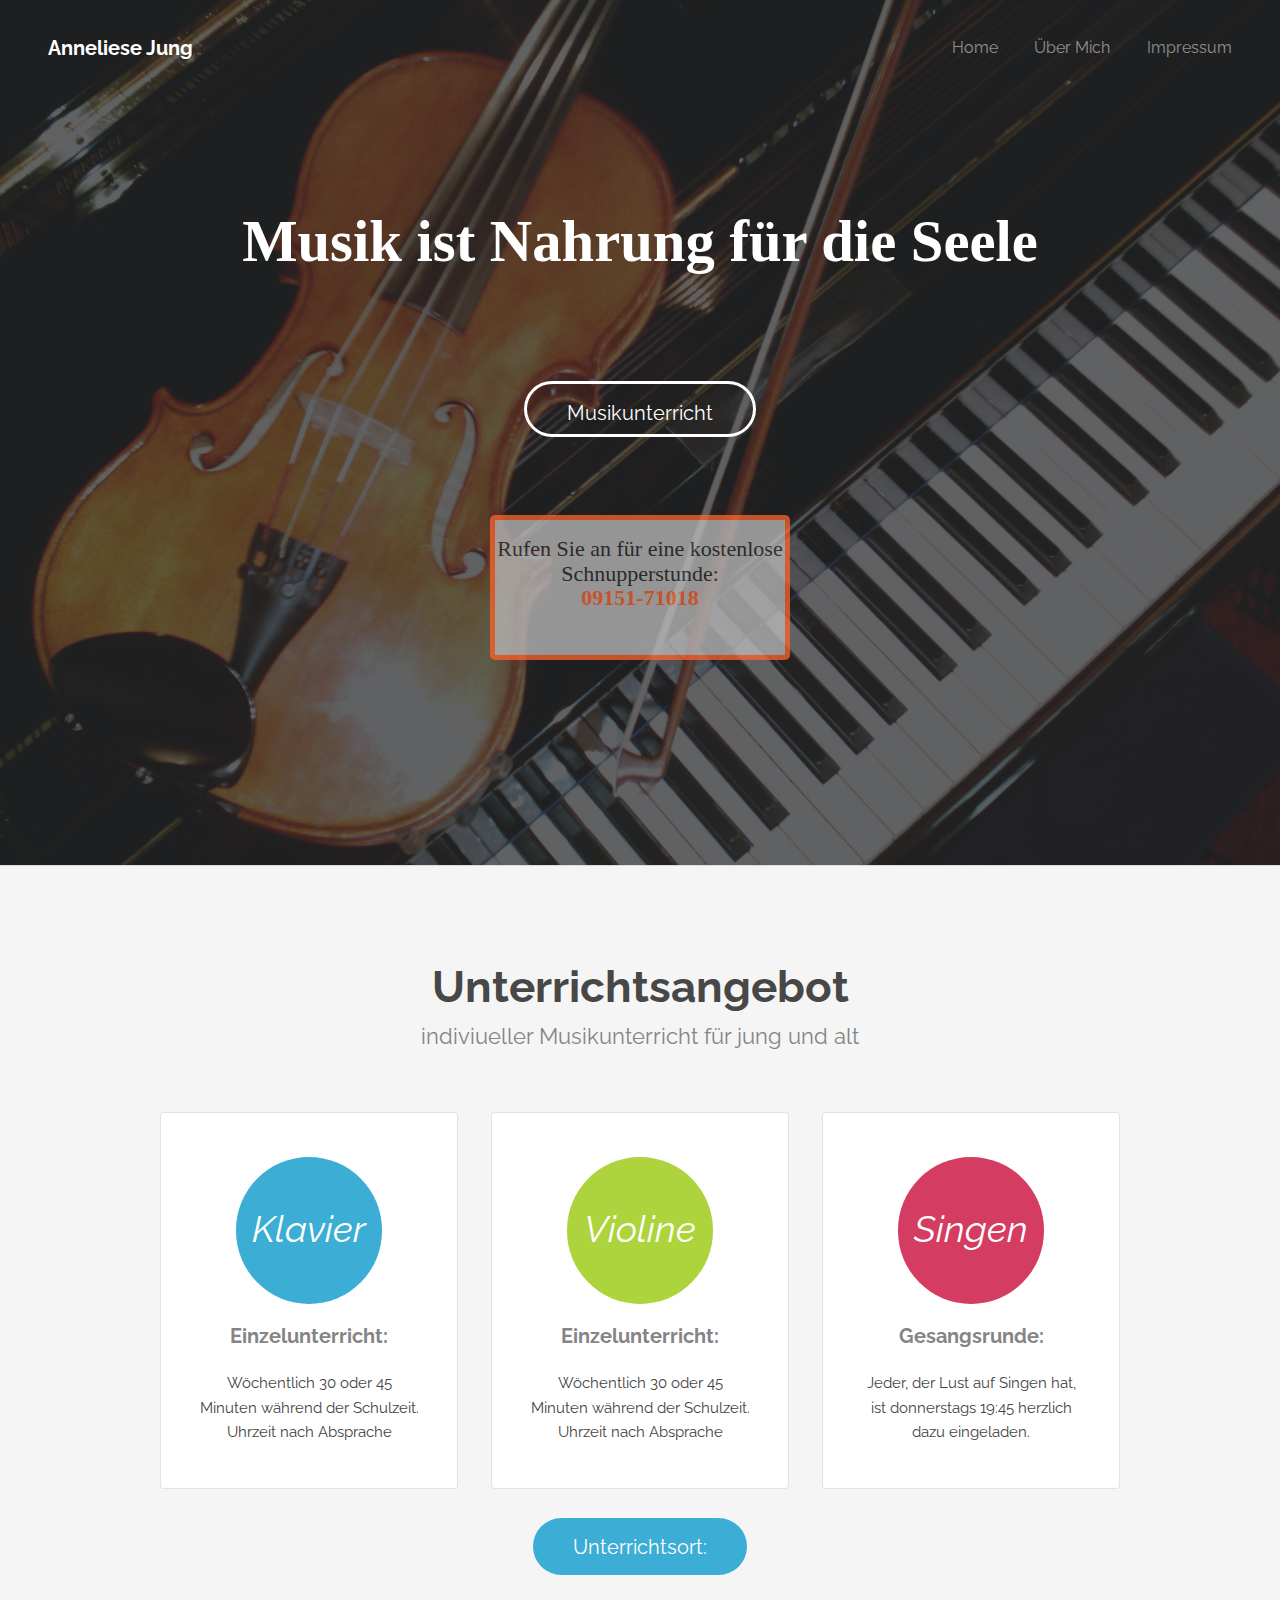
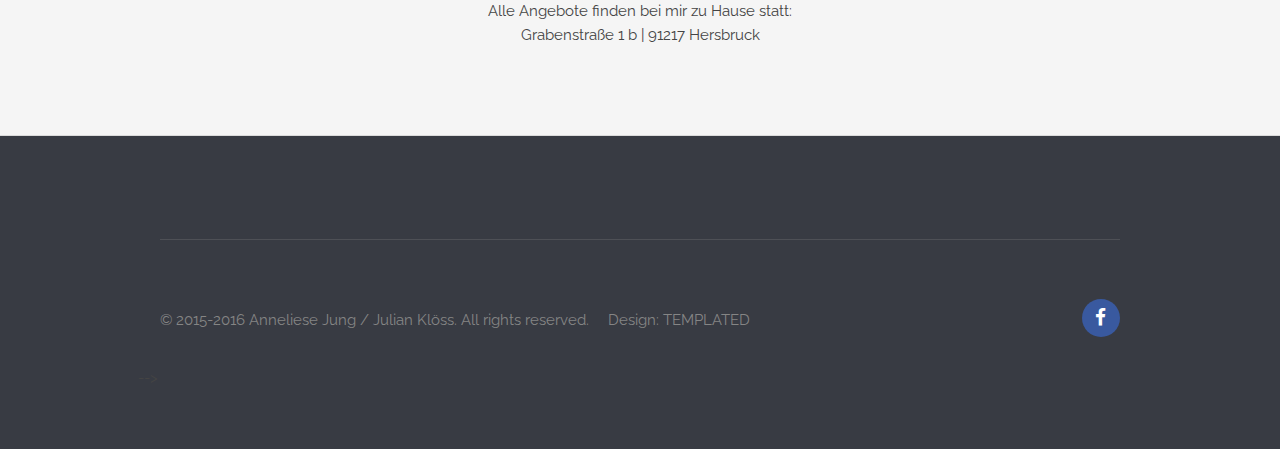
<file: index.html>
<!DOCTYPE html>
<!--
	Transit by TEMPLATED
	templated.co @templatedco
	Released for free under the Creative Commons Attribution 3.0 license (templated.co/license)
-->
<html lang="de">
	<head>
        <!-- made by www.meta-tags.de -->
        <meta name="description" content="Individueller Musikunterricht für Jung und Alt in Hersbruck! Egal ob Klavier, Geige oder Gesang. Musizieren spielen(d) lernen!" />
        <meta name="keywords" content="Musikunterricht, Musikunterricht in Hersbruck, Musikunterricht Hersbruck, Klavierunterricht Hersbruck, Geigenunterricht Hersbruck, Violinenunterricht Hersbruck, Gesang Hersbruck, Musiklehrerin Nürnberger Land, Musikschule Hersbruck, Anneliese Jung" />
        <meta name="author" content="Anneliese Jung">
        <meta name="robots" content="index, follow" />
        <meta name="revisit-after" content="7 days" />
        <title>Individueller Musikunterricht für Jung und Alt in Hersbruck! - Anneliese Jung</title>
        <!-- Musikunterricht in Hersbruck, Geigenunterricht in Hersbruck, Klavierunterricht Hersbruck -->
		<meta charset="UTF-8">
		<meta http-equiv="content-type" content="text/html; charset=utf-8" />
		<meta name="description" content="" />
		<meta name="keywords" content="" />
		<!--[if lte IE 8]><script src="js/html5shiv.js"></script><![endif]-->
		<script src="js/jquery.min.js"></script>
		<script src="js/skel.min.js"></script>
		<script src="js/skel-layers.min.js"></script>
		<script src="js/init.js"></script>
		<noscript>
			<link rel="stylesheet" href="css/skel.css" />
			<link rel="stylesheet" href="css/style.css" />
			<link rel="stylesheet" href="css/style-xlarge.css" />
            <link rel="stylesheet" href="css/ribbon.css" />
		</noscript>
	</head>
    <body class="landing">

		<!-- Header -->
			<header id="header">
				<h1><a href="index.html">Anneliese Jung</a></h1>
				<nav id="nav">
					<ul>
						<li><a href="index.html">Home</a></li>
						<li><a href="about.html">&Uuml;ber Mich</a></li>
						<li><a href="impressum.html">Impressum</a></li>
						<!--<li><a href="#" class="button special">Sign Up</a></li>-->
					</ul>
				</nav>
			</header>

		<!-- Banner -->
			<section id="banner">
				<h2>Musik ist Nahrung für die Seele</h2>
				<!--<p>Lorem ipsum dolor sit amet, consectetur adipisicing elit.</p>-->
                <br><br><br>
				<ul class="actions">
					<li>
						<a href="#Unterricht" class="button big rand">Musikunterricht</a>
					</li>
				</ul><br><br>
                    <div class="offer">
                        Rufen Sie an für eine kostenlose Schnupperstunde:<br>
                        <span class="offer-text">09151-71018</span>
                    </div>
			</section>

		<!-- One -->
        <a name="Unterricht"></a>
			<section id="one" class="wrapper style1 special">
                <div class="container">
					<header class="major">
						<h2>Unterrichtsangebot</h2>
						<p>indiviueller Musikunterricht für jung und alt</p>
					</header>
					<div class="row 150%">
						<div class="4u 12u$(medium)">
							<section class="box">
								<i class="icon big rounded color1">Klavier</i>
								<h3>Einzelunterricht:</h3>
								<p>Wöchentlich 30 oder 45 Minuten während der Schulzeit.<br>
                                Uhrzeit nach Absprache</p>
							</section>
						</div>
						<div class="4u 12u$(medium)">
							<section class="box">
								<i class="icon big rounded color9">Violine</i>
								<h3>Einzelunterricht:</h3>
								<p>Wöchentlich 30 oder 45 Minuten während der Schulzeit.<br>
                                Uhrzeit nach Absprache</p>
							</section>
						</div>
						<div class="4u$ 12u$(medium)">
							<section class="box">
								<i class="icon big rounded color6">Singen</i>
								<h3>Gesangsrunde:</h3>
								<p>Jeder, der Lust auf Singen hat, ist donnerstags 19:45 herzlich dazu eingeladen.</p>
							</section>
						</div>
					</div>
                    <a class="button big">Unterrichtsort:</a><br><br>
                    <p>Alle Angebote finden bei mir zu Hause statt:<br>
                    Grabenstraße 1 b | 91217 Hersbruck</p>
                    
				</div>
			</section>
      
			<!--<section id="three" class="wrapper style3 special">
				<div class="container">
					<header class="major">
						<h2>Rufen sie mich an:&#160;&#160;&#160;09151-71018</h2><br>
                        <h2>...oder schreiben sie mir:</h2>
					</header>
				</div>
				<div class="container 50%">
					<form action="mail.php" method="post">
						<div class="row uniform">
							<div class="6u 12u$(small)">
								<input name="name" id="name" value="" placeholder="Name" type="text">
							</div>
							<div class="6u$ 12u$(small)">
								<input name="email" id="email" value="" placeholder="Email" type="email">
							</div>
							<div class="12u$">
								<textarea name="message" id="message" placeholder="Nachricht" rows="6"></textarea>
							</div>
							<div class="12u$">
								<ul class="actions">
									<li><input value="Send Message" class="special big" type="submit"></li>
								</ul>
							</div>
						</div>
					</form>
				</div>
			</section>-->

		<!-- Footer -->
			<footer id="footer">
				<div class="container">
					<section class="links">
						<div class="row">
							<!--<section class="3u 6u(medium) 12u$(small)">
								<h3>Lorem ipsum dolor</h3>
								<ul class="unstyled">
									<li><a href="#">Lorem ipsum dolor sit</a></li>
									<li><a href="#">Nesciunt itaque, alias possimus</a></li>
									<li><a href="#">Optio rerum beatae autem</a></li>
									<li><a href="#">Nostrum nemo dolorum facilis</a></li>
									<li><a href="#">Quo fugit dolor totam</a></li>
								</ul>
							</section>
							<section class="3u 6u$(medium) 12u$(small)">
								<h3>Culpa quia, nesciunt</h3>
								<ul class="unstyled">
									<li><a href="#">Lorem ipsum dolor sit</a></li>
									<li><a href="#">Reiciendis dicta laboriosam enim</a></li>
									<li><a href="#">Corporis, non aut rerum</a></li>
									<li><a href="#">Laboriosam nulla voluptas, harum</a></li>
									<li><a href="#">Facere eligendi, inventore dolor</a></li>
								</ul>
							</section>
							<section class="3u 6u(medium) 12u$(small)">
								<h3>Neque, dolore, facere</h3>
								<ul class="unstyled">
									<li><a href="#">Lorem ipsum dolor sit</a></li>
									<li><a href="#">Distinctio, inventore quidem nesciunt</a></li>
									<li><a href="#">Explicabo inventore itaque autem</a></li>
									<li><a href="#">Aperiam harum, sint quibusdam</a></li>
									<li><a href="#">Labore excepturi assumenda</a></li>
								</ul>
							</section>
							<section class="3u$ 6u$(medium) 12u$(small)">
								<h3>Illum, tempori, saepe</h3>
								<ul class="unstyled">
									<li><a href="#">Lorem ipsum dolor sit</a></li>
									<li><a href="#">Recusandae, culpa necessita nam</a></li>
									<li><a href="#">Cupiditate, debitis adipisci blandi</a></li>
									<li><a href="#">Tempore nam, enim quia</a></li>
									<li><a href="#">Explicabo molestiae dolor labore</a></li>
								</ul>
							</section>-->
						</div>
					</section>
					<div class="row">
						<div class="8u 12u$(medium)">
							<ul class="copyright">
								<li>&copy; 2015-2016 Anneliese Jung / Julian Kl&ouml;ss. All rights reserved.</li>
								<li>Design: <a href="http://templated.co">TEMPLATED</a></li>
								<!--<li>Images: <a href="http://unsplash.com">Unsplash</a></li>-->
							</ul>
						</div>
						<div class="4u$ 12u$(medium)">
							<ul class="icons">
								<li>
									<a target="_blank" href="https://www.facebook.com/anneliese.jung.37" class="icon rounded fa-facebook"><span class="label">Facebook</span></a>
								</li>
								<!--<li>
									<a class="icon rounded fa-twitter"><span class="label">Twitter</span></a>
								</li>
								<li>
									<a class="icon rounded fa-google-plus"><span class="label">Google+</span></a>
								</li>
								<li>
									<a class="icon rounded fa-linkedin"><span class="label">LinkedIn</span></a>
								</li>-->
							</ul>
						</div>-->
					</div>
				</div>
			</footer>
      <!--Start of Tawk.to Script-->
      <script type="text/javascript">
        var Tawk_API=Tawk_API||{}, Tawk_LoadStart=new Date();
        (function(){
          var s1=document.createElement("script"),s0=document.getElementsByTagName("script")[0];
          s1.async=true;
          s1.src='https://embed.tawk.to/596d0bc61dc79b329518ec82/default';
          s1.charset='UTF-8';
          s1.setAttribute('crossorigin','*');
          s0.parentNode.insertBefore(s1,s0);
        })();
      </script>
      <!--End of Tawk.to Script-->
	</body>
</html>
</file>
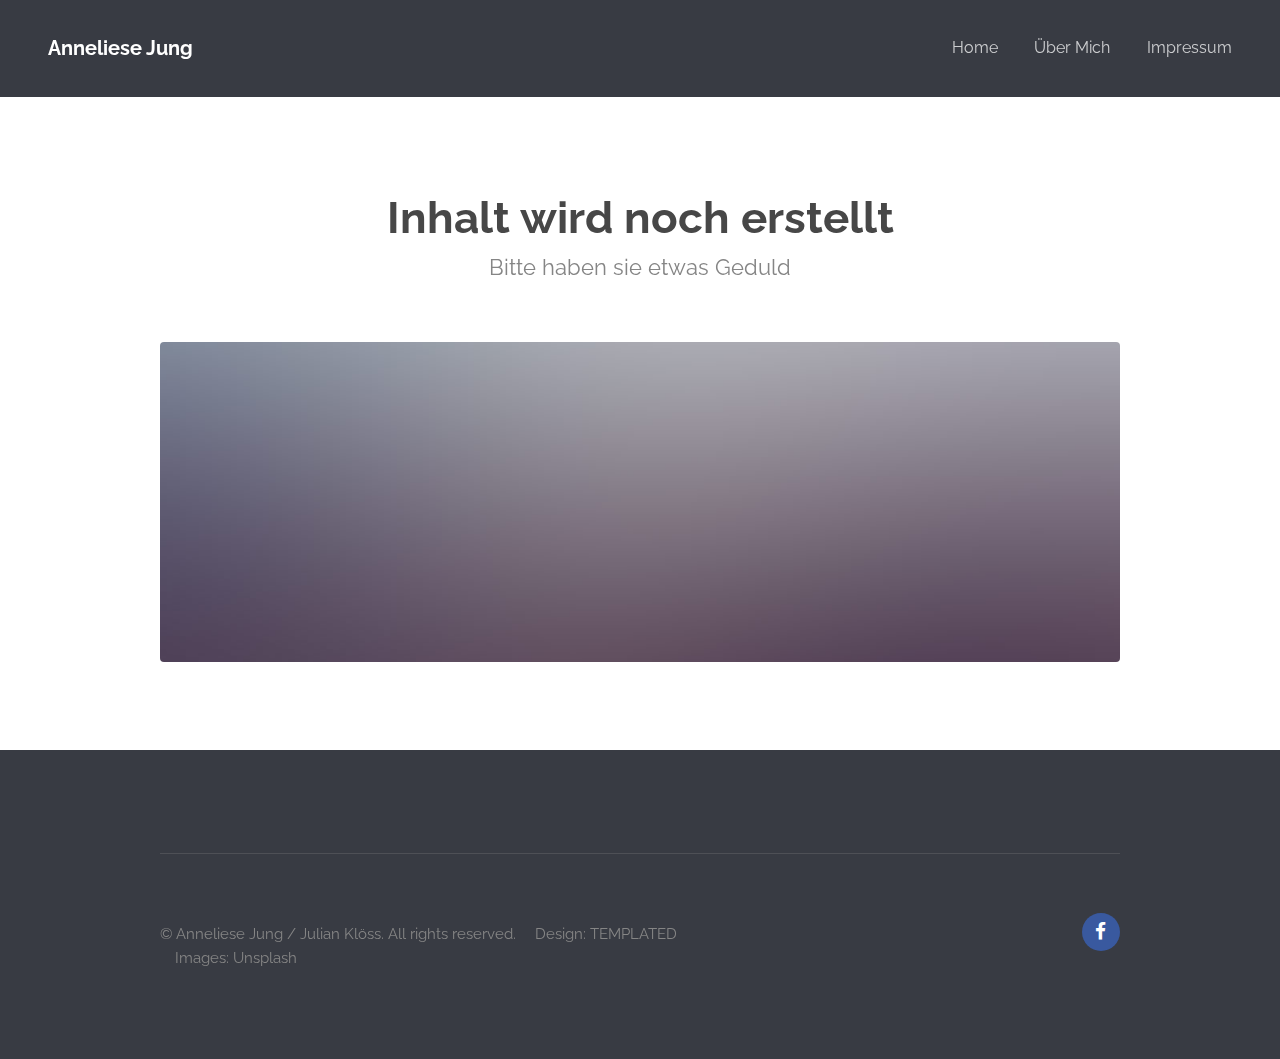
<file: about.html>
<!DOCTYPE html>
<!--
	Transit by TEMPLATED
	templated.co @templatedco
	Released for free under the Creative Commons Attribution 3.0 license (templated.co/license)
-->
<html lang="de">
	<head>
        <!-- made by www.meta-tags.de -->
        <meta name="description" content="Individueller Musikunterricht für Jung und Alt in Hersbruck! Egal ob Klavier, Geige oder Gesang. Musizieren spielen(d) lernen!" />
        <meta name="keywords" content="Musikunterricht, Musikunterricht in Hersbruck, Musikunterricht Hersbruck, Klavierunterricht Hersbruck, Geigenunterricht Hersbruck, Violinenunterricht Hersbruck, Gesang Hersbruck, Musiklehrerin Nürnberger Land, Musikschule Hersbruck, Anneliese Jung" />
        <meta name="author" content="Anneliese Jung">
        <meta name="robots" content="index, follow" />
        <meta name="revisit-after" content="7 days" />
        <title>Individueller Musikunterricht für Jung und Alt in Hersbruck!</title>
        <!-- Musikunterricht in Hersbruck, Geigenunterricht in Hersbruck, Klavierunterricht Hersbruck -->
		<meta charset="UTF-8">
		<meta http-equiv="content-type" content="text/html; charset=utf-8" />
		<meta name="description" content="" />
		<meta name="keywords" content="" />
		<!--[if lte IE 8]><script src="js/html5shiv.js"></script><![endif]-->
		<script src="js/jquery.min.js"></script>
		<script src="js/skel.min.js"></script>
		<script src="js/skel-layers.min.js"></script>
		<script src="js/init.js"></script>
		<noscript>
			<link rel="stylesheet" href="css/skel.css" />
			<link rel="stylesheet" href="css/style.css" />
			<link rel="stylesheet" href="css/style-xlarge.css" />
            <link rel="stylesheet" href="css/ribbon.css" />
		</noscript>
	</head>
	<body>

		<!-- Header -->
			<header id="header">
				<h1><a href="index.html">Anneliese Jung</a></h1>
				<nav id="nav">
					<ul>
						<li><a href="index.html">Home</a></li>
						<li><a href="about.html">&Uuml;ber Mich</a></li>
						<li><a href="impressum.html">Impressum</a></li>
						<!--<li><a href="#" class="button special">Sign Up</a></li>-->
					</ul>
				</nav>
			</header>

		<!-- Main -->
			<section id="main" class="wrapper">
				<div class="container">

					<header class="major">
						<h2>Inhalt wird noch erstellt</h2>
						<p>Bitte haben sie etwas Geduld</p>
					</header>

					<a href="#" class="image fit"><img src="images/pic07.jpg" alt="" /></a>
					<p></p>

				</div>
			</section>

		<!-- Footer -->
			<footer id="footer">
				<div class="container">
					<section class="links">
						<div class="row">
							<!--<section class="3u 6u(medium) 12u$(small)">
								<h3>Lorem ipsum dolor</h3>
								<ul class="unstyled">
									<li><a href="#">Lorem ipsum dolor sit</a></li>
									<li><a href="#">Nesciunt itaque, alias possimus</a></li>
									<li><a href="#">Optio rerum beatae autem</a></li>
									<li><a href="#">Nostrum nemo dolorum facilis</a></li>
									<li><a href="#">Quo fugit dolor totam</a></li>
								</ul>
							</section>
							<section class="3u 6u$(medium) 12u$(small)">
								<h3>Culpa quia, nesciunt</h3>
								<ul class="unstyled">
									<li><a href="#">Lorem ipsum dolor sit</a></li>
									<li><a href="#">Reiciendis dicta laboriosam enim</a></li>
									<li><a href="#">Corporis, non aut rerum</a></li>
									<li><a href="#">Laboriosam nulla voluptas, harum</a></li>
									<li><a href="#">Facere eligendi, inventore dolor</a></li>
								</ul>
							</section>
							<section class="3u 6u(medium) 12u$(small)">
								<h3>Neque, dolore, facere</h3>
								<ul class="unstyled">
									<li><a href="#">Lorem ipsum dolor sit</a></li>
									<li><a href="#">Distinctio, inventore quidem nesciunt</a></li>
									<li><a href="#">Explicabo inventore itaque autem</a></li>
									<li><a href="#">Aperiam harum, sint quibusdam</a></li>
									<li><a href="#">Labore excepturi assumenda</a></li>
								</ul>
							</section>
							<section class="3u$ 6u$(medium) 12u$(small)">
								<h3>Illum, tempori, saepe</h3>
								<ul class="unstyled">
									<li><a href="#">Lorem ipsum dolor sit</a></li>
									<li><a href="#">Recusandae, culpa necessita nam</a></li>
									<li><a href="#">Cupiditate, debitis adipisci blandi</a></li>
									<li><a href="#">Tempore nam, enim quia</a></li>
									<li><a href="#">Explicabo molestiae dolor labore</a></li>
								</ul>
							</section>-->
						</div>
					</section>
					<div class="row">
						<div class="8u 12u$(medium)">
							<ul class="copyright">
								<li>&copy; Anneliese Jung / Julian Kl&ouml;ss. All rights reserved.</li>
								<li>Design: <a href="http://templated.co">TEMPLATED</a></li>
								<li>Images: <a href="http://unsplash.com">Unsplash</a></li>
							</ul>
						</div>
						<div class="4u$ 12u$(medium)">
							<ul class="icons">
								<li>
									<a target="_blank" href="https://www.facebook.com/anneliese.jung.37" class="icon rounded fa-facebook"><span class="label">Facebook</span></a>
								</li>
								<!--<li>
									<a class="icon rounded fa-twitter"><span class="label">Twitter</span></a>
								</li>
								<li>
									<a class="icon rounded fa-google-plus"><span class="label">Google+</span></a>
								</li>
								<li>
									<a class="icon rounded fa-linkedin"><span class="label">LinkedIn</span></a>
								</li>-->

							</ul>
						</div>
					</div>
				</div>
			</footer>
<!--Start of Tawk.to Script-->
<script type="text/javascript">
var Tawk_API=Tawk_API||{}, Tawk_LoadStart=new Date();
(function(){
var s1=document.createElement("script"),s0=document.getElementsByTagName("script")[0];
s1.async=true;
s1.src='https://embed.tawk.to/596d0bc61dc79b329518ec82/default';
s1.charset='UTF-8';
s1.setAttribute('crossorigin','*');
s0.parentNode.insertBefore(s1,s0);
})();
</script>
<!--End of Tawk.to Script-->
	</body>
</html>
</file>
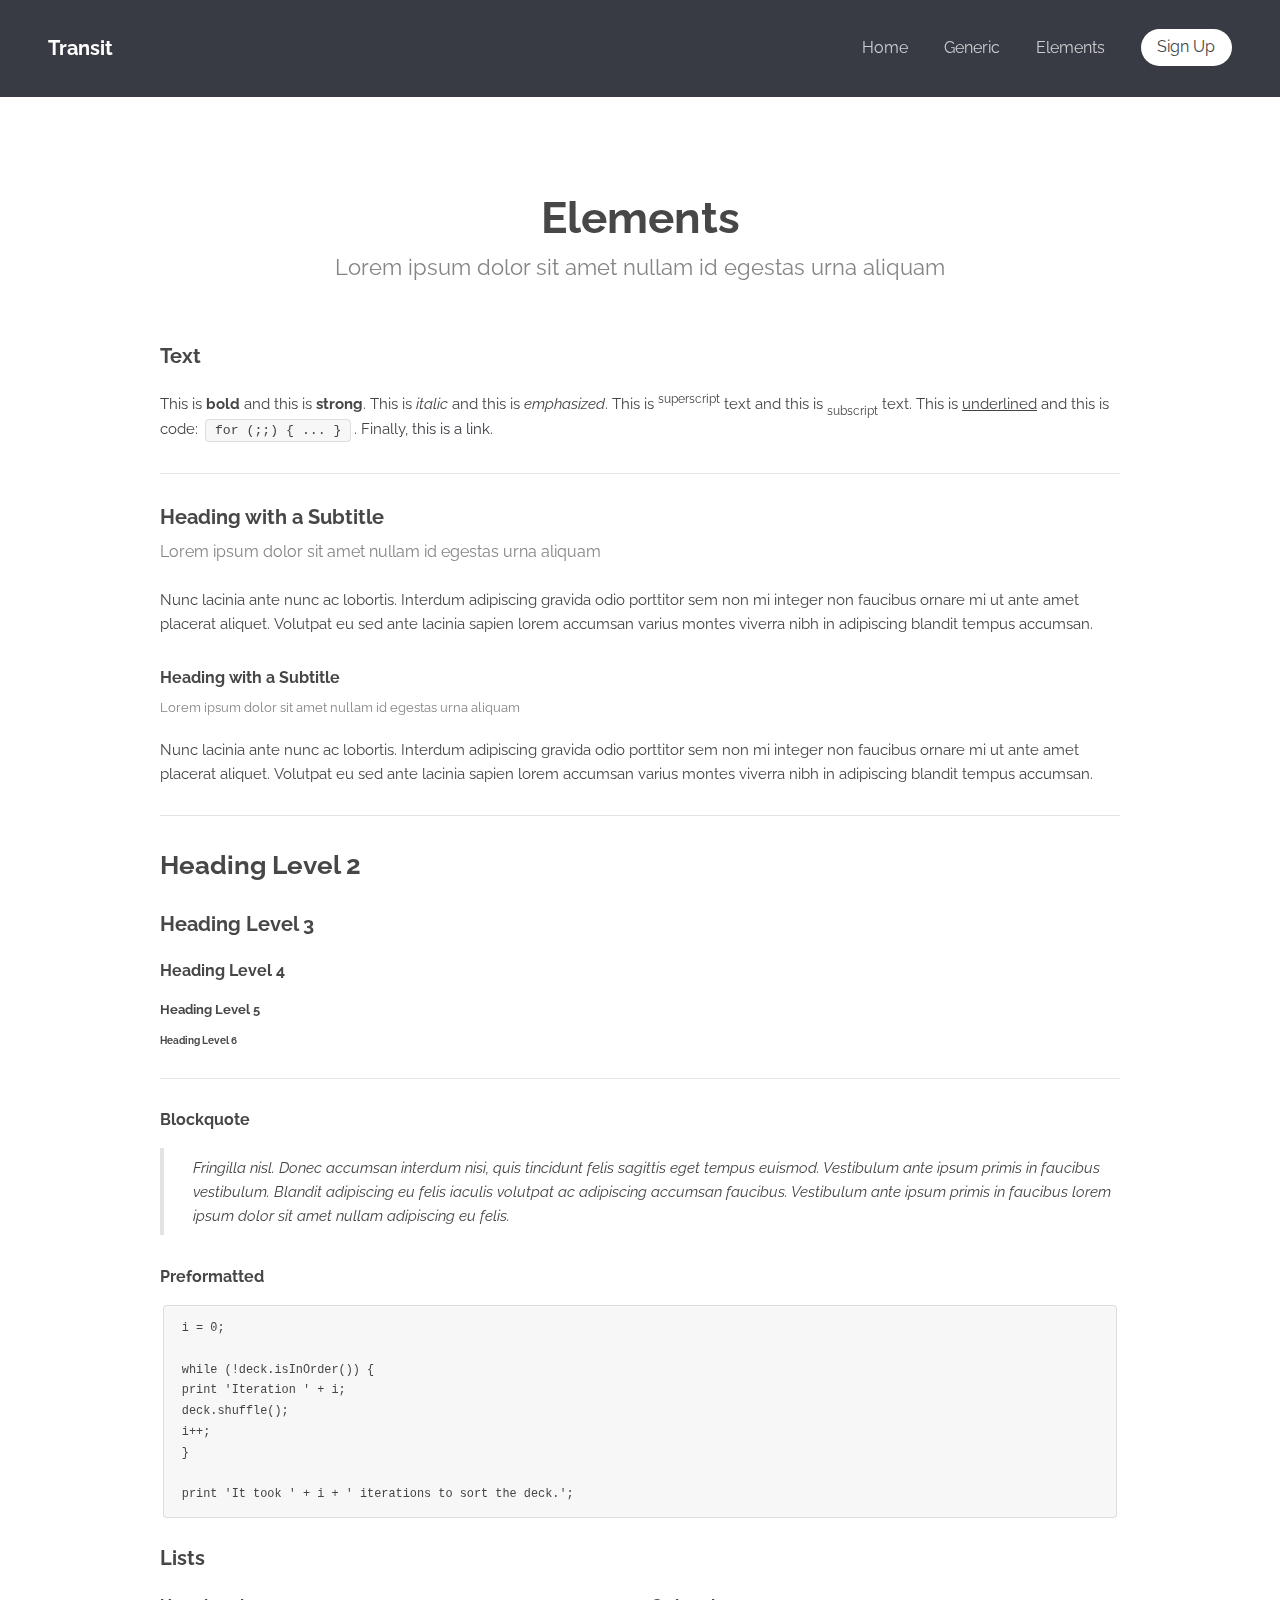
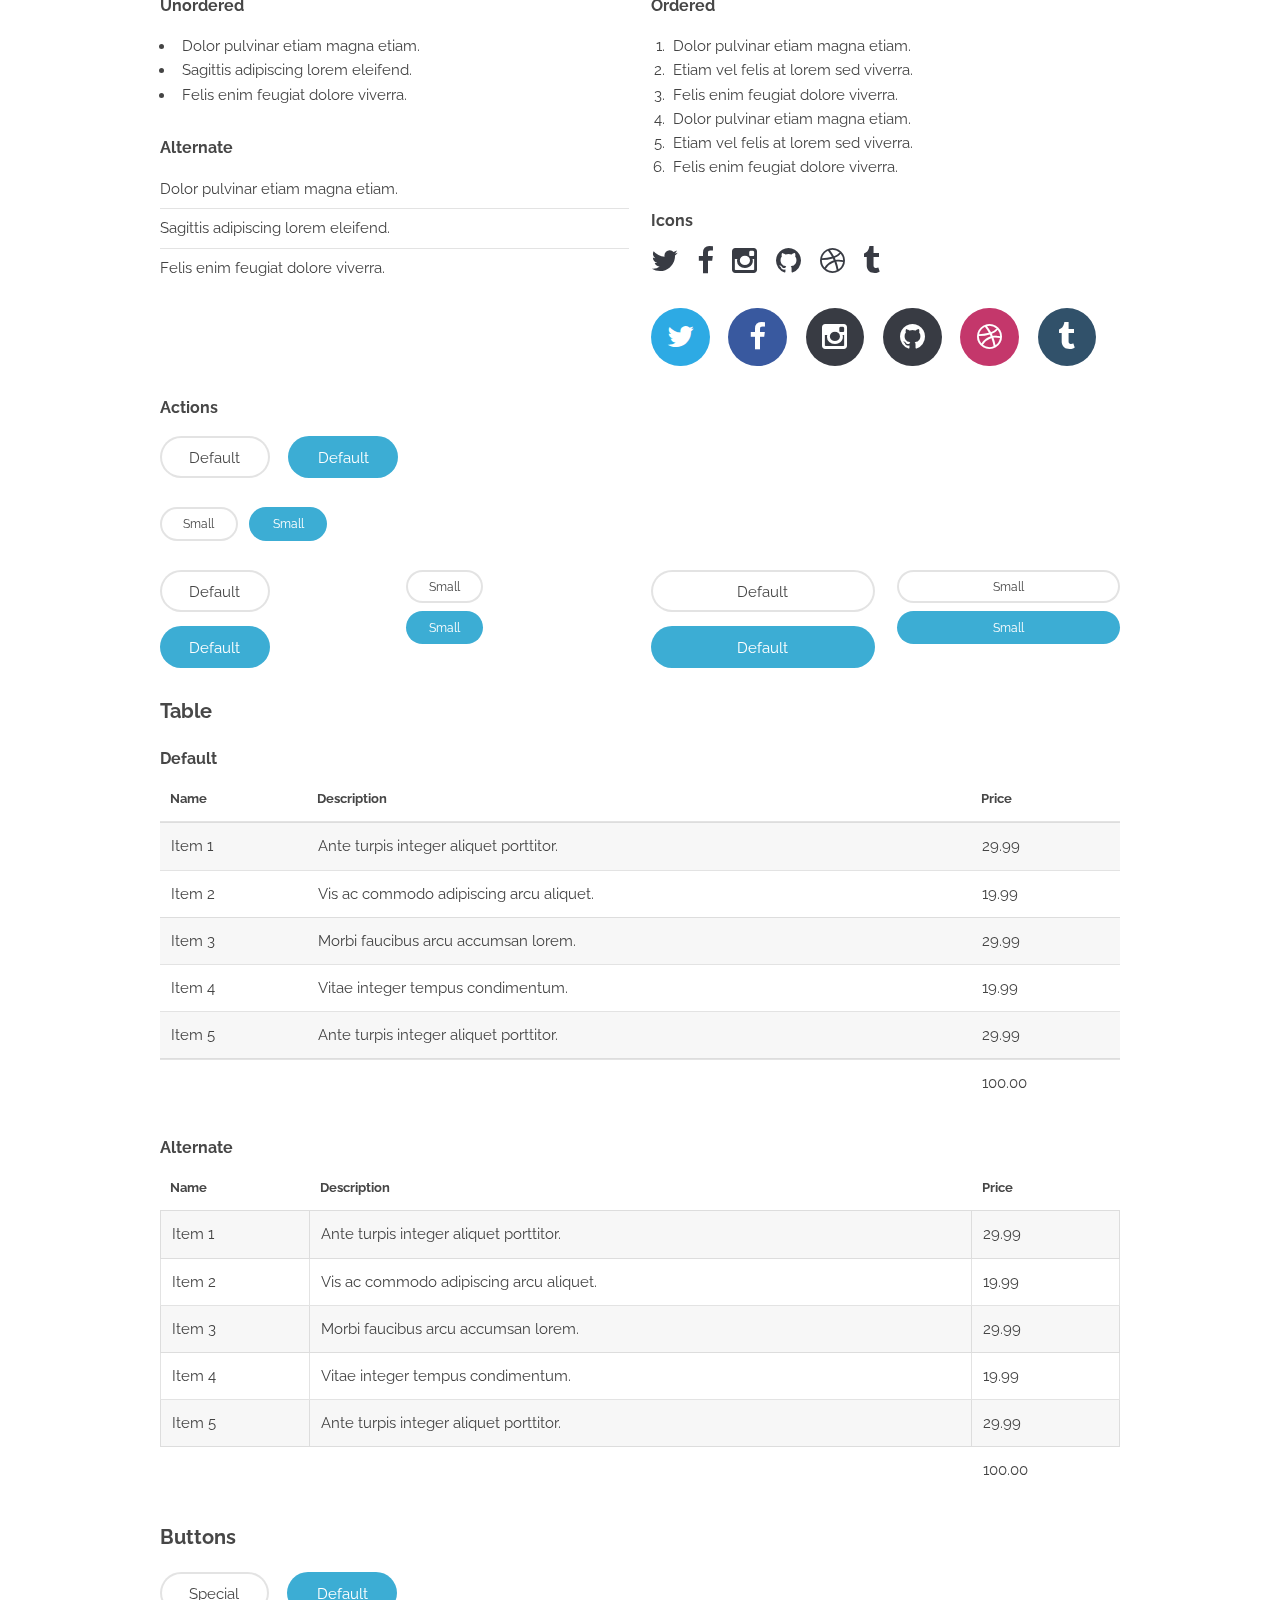
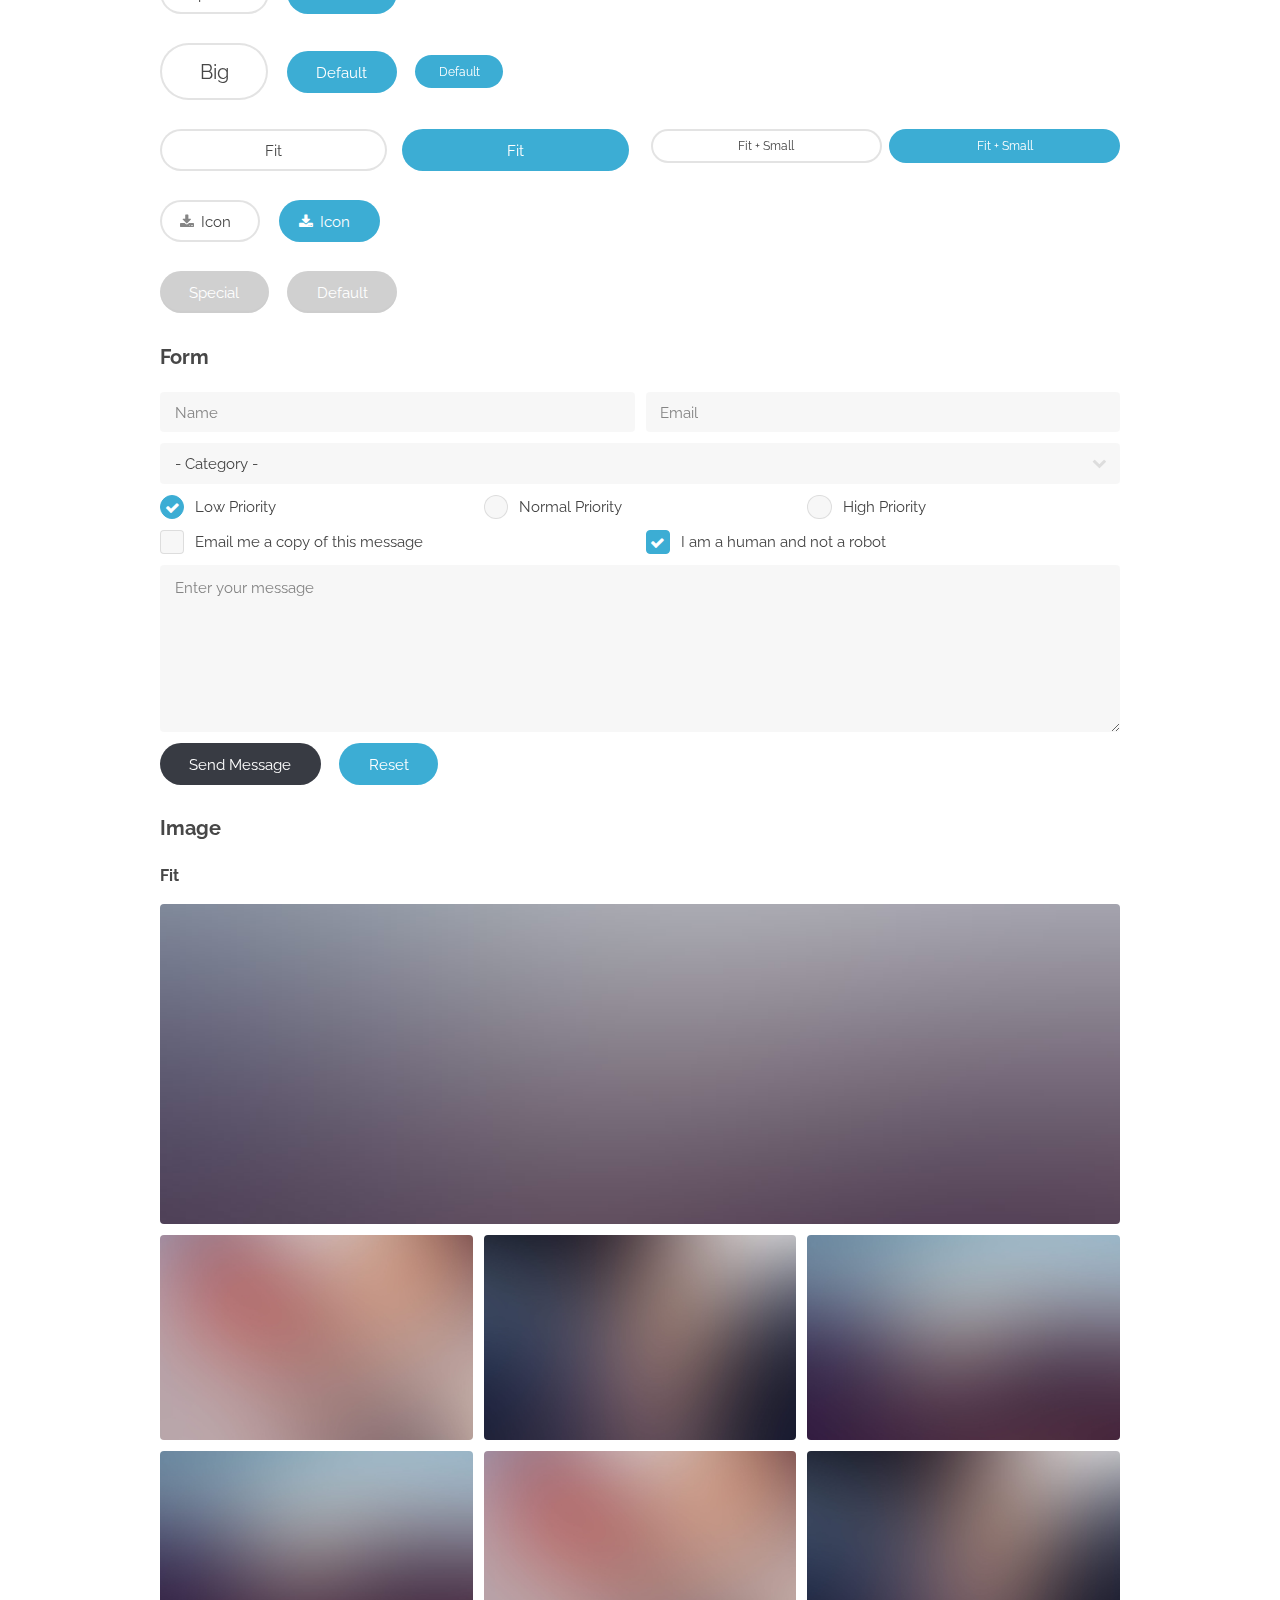
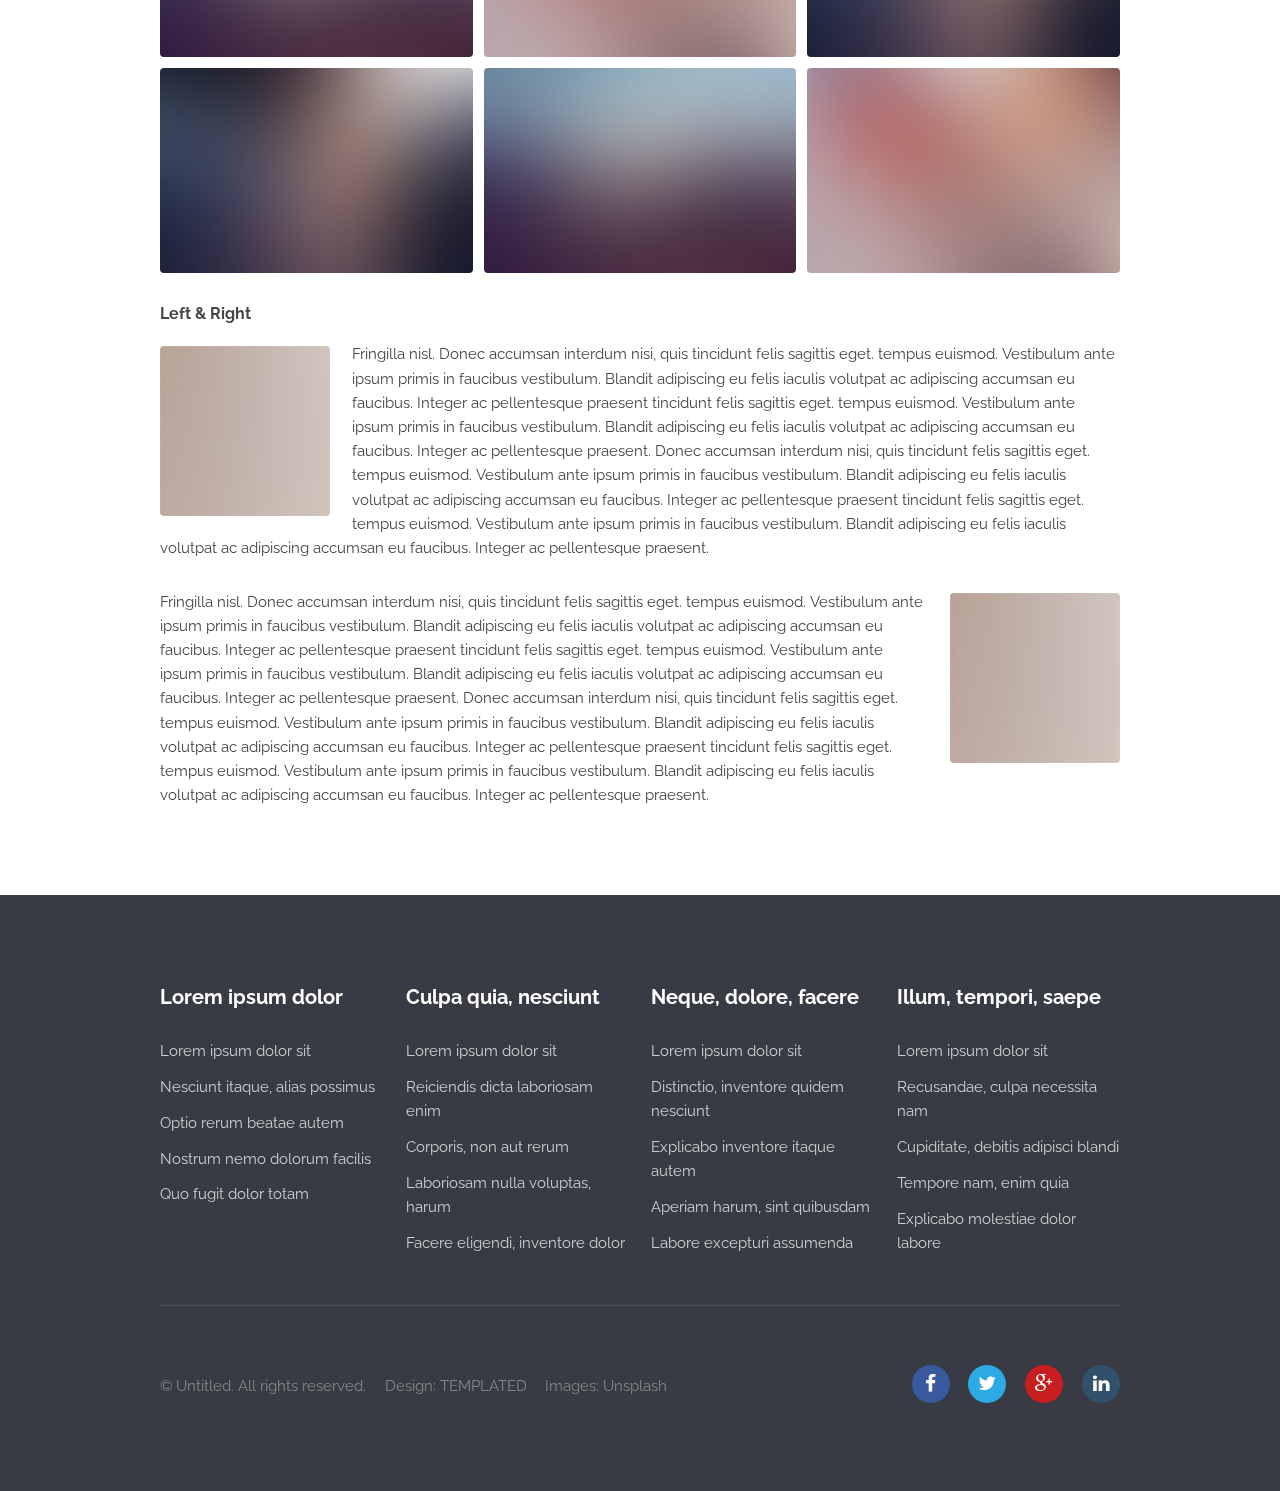
<file: elements.html>
<!DOCTYPE html>
<!--
	Transit by TEMPLATED
	templated.co @templatedco
	Released for free under the Creative Commons Attribution 3.0 license (templated.co/license)
-->
<html lang="en">
	<head>
		<meta charset="UTF-8">
		<title>Elements - Transit by TEMPLATED</title>
		<meta http-equiv="content-type" content="text/html; charset=utf-8" />
		<meta name="description" content="" />
		<meta name="keywords" content="" />
		<!--[if lte IE 8]><script src="js/html5shiv.js"></script><![endif]-->
		<script src="js/jquery.min.js"></script>
		<script src="js/skel.min.js"></script>
		<script src="js/skel-layers.min.js"></script>
		<script src="js/init.js"></script>
		<noscript>
			<link rel="stylesheet" href="css/skel.css" />
			<link rel="stylesheet" href="css/style.css" />
			<link rel="stylesheet" href="css/style-xlarge.css" />
		</noscript>
	</head>
	<body>

		<!-- Header -->
			<header id="header">
				<h1><a href="index.html">Transit</a></h1>
				<nav id="nav">
					<ul>
						<li><a href="index.html">Home</a></li>
						<li><a href="generic.html">Generic</a></li>
						<li><a href="elements.html">Elements</a></li>
						<li><a href="#" class="button special">Sign Up</a></li>
					</ul>
				</nav>
			</header>

		<!-- Main -->
			<section id="main" class="wrapper">
				<div class="container">

					<header class="major">
						<h2>Elements</h2>
						<p>Lorem ipsum dolor sit amet nullam id egestas urna aliquam</p>
					</header>

					<!-- Text -->
						<section>
							<h3>Text</h3>
							<p>This is <b>bold</b> and this is <strong>strong</strong>. This is <i>italic</i> and this is <em>emphasized</em>.
							This is <sup>superscript</sup> text and this is <sub>subscript</sub> text.
							This is <u>underlined</u> and this is code: <code>for (;;) { ... }</code>. Finally, <a href="#">this is a link</a>.</p>

							<hr />

							<header>
								<h3>Heading with a Subtitle</h3>
								<p>Lorem ipsum dolor sit amet nullam id egestas urna aliquam</p>
							</header>
							<p>Nunc lacinia ante nunc ac lobortis. Interdum adipiscing gravida odio porttitor sem non mi integer non faucibus ornare mi ut ante amet placerat aliquet. Volutpat eu sed ante lacinia sapien lorem accumsan varius montes viverra nibh in adipiscing blandit tempus accumsan.</p>
							<header>
								<h4>Heading with a Subtitle</h4>
								<p>Lorem ipsum dolor sit amet nullam id egestas urna aliquam</p>
							</header>
							<p>Nunc lacinia ante nunc ac lobortis. Interdum adipiscing gravida odio porttitor sem non mi integer non faucibus ornare mi ut ante amet placerat aliquet. Volutpat eu sed ante lacinia sapien lorem accumsan varius montes viverra nibh in adipiscing blandit tempus accumsan.</p>

							<hr />

							<h2>Heading Level 2</h2>
							<h3>Heading Level 3</h3>
							<h4>Heading Level 4</h4>
							<h5>Heading Level 5</h5>
							<h6>Heading Level 6</h6>

							<hr />

							<h4>Blockquote</h4>
							<blockquote>Fringilla nisl. Donec accumsan interdum nisi, quis tincidunt felis sagittis eget tempus euismod. Vestibulum ante ipsum primis in faucibus vestibulum. Blandit adipiscing eu felis iaculis volutpat ac adipiscing accumsan faucibus. Vestibulum ante ipsum primis in faucibus lorem ipsum dolor sit amet nullam adipiscing eu felis.</blockquote>

							<h4>Preformatted</h4>
							<pre><code>i = 0;

while (!deck.isInOrder()) {
print 'Iteration ' + i;
deck.shuffle();
i++;
}

print 'It took ' + i + ' iterations to sort the deck.';</code></pre>
						</section>

					<!-- Lists -->
						<section>
							<h3>Lists</h3>
							<div class="row">
								<div class="6u 12u(3)">

									<h4>Unordered</h4>
									<ul>
										<li>Dolor pulvinar etiam magna etiam.</li>
										<li>Sagittis adipiscing lorem eleifend.</li>
										<li>Felis enim feugiat dolore viverra.</li>
									</ul>

									<h4>Alternate</h4>
									<ul class="alt">
										<li>Dolor pulvinar etiam magna etiam.</li>
										<li>Sagittis adipiscing lorem eleifend.</li>
										<li>Felis enim feugiat dolore viverra.</li>
									</ul>

								</div>
								<div class="6u 12u(3)">

									<h4>Ordered</h4>
									<ol>
										<li>Dolor pulvinar etiam magna etiam.</li>
										<li>Etiam vel felis at lorem sed viverra.</li>
										<li>Felis enim feugiat dolore viverra.</li>
										<li>Dolor pulvinar etiam magna etiam.</li>
										<li>Etiam vel felis at lorem sed viverra.</li>
										<li>Felis enim feugiat dolore viverra.</li>
									</ol>

									<h4>Icons</h4>
									<ul class="icons">
										<li><a href="#" class="icon fa-twitter"><span class="label">Twitter</span></a></li>
										<li><a href="#" class="icon fa-facebook"><span class="label">Facebook</span></a></li>
										<li><a href="#" class="icon fa-instagram"><span class="label">Instagram</span></a></li>
										<li><a href="#" class="icon fa-github"><span class="label">Github</span></a></li>
										<li><a href="#" class="icon fa-dribbble"><span class="label">Dribbble</span></a></li>
										<li><a href="#" class="icon fa-tumblr"><span class="label">Tumblr</span></a></li>
									</ul>
									<ul class="icons">
										<li><a href="#" class="icon rounded fa-twitter"><span class="label">Twitter</span></a></li>
										<li><a href="#" class="icon rounded fa-facebook"><span class="label">Facebook</span></a></li>
										<li><a href="#" class="icon rounded fa-instagram"><span class="label">Instagram</span></a></li>
										<li><a href="#" class="icon rounded fa-github"><span class="label">Github</span></a></li>
										<li><a href="#" class="icon rounded fa-dribbble"><span class="label">Dribbble</span></a></li>
										<li><a href="#" class="icon rounded fa-tumblr"><span class="label">Tumblr</span></a></li>
									</ul>

								</div>
							</div>

							<h4>Actions</h4>
							<ul class="actions">
								<li><a href="#" class="button alt">Default</a></li>
								<li><a href="#" class="button">Default</a></li>
							</ul>
							<ul class="actions small">
								<li><a href="#" class="button alt small">Small</a></li>
								<li><a href="#" class="button small">Small</a></li>
							</ul>
							<div class="row">
								<div class="3u 6u(2) 12u$(3)">
									<ul class="actions vertical">
										<li><a href="#" class="button alt">Default</a></li>
										<li><a href="#" class="button">Default</a></li>
									</ul>
								</div>
								<div class="3u 6u$(2) 12u$(3)">
									<ul class="actions vertical small">
										<li><a href="#" class="button alt small">Small</a></li>
										<li><a href="#" class="button small">Small</a></li>
									</ul>
								</div>
								<div class="3u 6u(2) 12u$(3)">
									<ul class="actions vertical">
										<li><a href="#" class="button alt fit">Default</a></li>
										<li><a href="#" class="button fit">Default</a></li>
									</ul>
								</div>
								<div class="3u 6u$(2) 12u$(3)">
									<ul class="actions vertical small">
										<li><a href="#" class="button alt small fit">Small</a></li>
										<li><a href="#" class="button small fit">Small</a></li>
									</ul>
								</div>
							</div>
						</section>

					<!-- Table -->
						<section>
							<h3>Table</h3>
							<h4>Default</h4>
							<div class="table-wrapper">
								<table>
									<thead>
										<tr>
											<th>Name</th>
											<th>Description</th>
											<th>Price</th>
										</tr>
									</thead>
									<tbody>
										<tr>
											<td>Item 1</td>
											<td>Ante turpis integer aliquet porttitor.</td>
											<td>29.99</td>
										</tr>
										<tr>
											<td>Item 2</td>
											<td>Vis ac commodo adipiscing arcu aliquet.</td>
											<td>19.99</td>
										</tr>
										<tr>
											<td>Item 3</td>
											<td> Morbi faucibus arcu accumsan lorem.</td>
											<td>29.99</td>
										</tr>
										<tr>
											<td>Item 4</td>
											<td>Vitae integer tempus condimentum.</td>
											<td>19.99</td>
										</tr>
										<tr>
											<td>Item 5</td>
											<td>Ante turpis integer aliquet porttitor.</td>
											<td>29.99</td>
										</tr>
									</tbody>
									<tfoot>
										<tr>
											<td colspan="2"></td>
											<td>100.00</td>
										</tr>
									</tfoot>
								</table>
							</div>
							<h4>Alternate</h4>
							<div class="table-wrapper">
								<table class="alt">
									<thead>
										<tr>
											<th>Name</th>
											<th>Description</th>
											<th>Price</th>
										</tr>
									</thead>
									<tbody>
										<tr>
											<td>Item 1</td>
											<td>Ante turpis integer aliquet porttitor.</td>
											<td>29.99</td>
										</tr>
										<tr>
											<td>Item 2</td>
											<td>Vis ac commodo adipiscing arcu aliquet.</td>
											<td>19.99</td>
										</tr>
										<tr>
											<td>Item 3</td>
											<td> Morbi faucibus arcu accumsan lorem.</td>
											<td>29.99</td>
										</tr>
										<tr>
											<td>Item 4</td>
											<td>Vitae integer tempus condimentum.</td>
											<td>19.99</td>
										</tr>
										<tr>
											<td>Item 5</td>
											<td>Ante turpis integer aliquet porttitor.</td>
											<td>29.99</td>
										</tr>
									</tbody>
									<tfoot>
										<tr>
											<td colspan="2"></td>
											<td>100.00</td>
										</tr>
									</tfoot>
								</table>
							</div>
						</section>

					<!-- Buttons -->
						<section>
							<h3>Buttons</h3>
							<ul class="actions">
								<li><a href="#" class="button alt">Special</a></li>
								<li><a href="#" class="button">Default</a></li>
							</ul>
							<ul class="actions">
								<li><a href="#" class="button alt big">Big</a></li>
								<li><a href="#" class="button">Default</a></li>
								<li><a href="#" class="button small">Default</a></li>
							</ul>
							<div class="row">
								<div class="6u 12u$(3)">
									<ul class="actions fit">
										<li><a href="#" class="button alt fit">Fit</a></li>
										<li><a href="#" class="button fit">Fit</a></li>
									</ul>
								</div>
								<div class="6u$ 12u$(3)">
									<ul class="actions fit small">
										<li><a href="#" class="button alt fit small">Fit + Small</a></li>
										<li><a href="#" class="button fit small">Fit + Small</a></li>
									</ul>
								</div>
							</div>
							<ul class="actions">
								<li><a href="#" class="button alt icon fa-download">Icon</a></li>
								<li><a href="#" class="button icon fa-download">Icon</a></li>
							</ul>
							<ul class="actions">
								<li><span class="button alt disabled">Special</span></li>
								<li><span class="button disabled">Default</span></li>
							</ul>
						</section>

					<!-- Form -->
						<section>
							<h3>Form</h3>
							<form method="post" action="#">
								<div class="row uniform 50%">
									<div class="6u 12u$(4)">
										<input type="text" name="name" id="name" value="" placeholder="Name" />
									</div>
									<div class="6u$ 12u$(4)">
										<input type="email" name="email" id="email" value="" placeholder="Email" />
									</div>
									<div class="12u$">
										<div class="select-wrapper">
											<select name="category" id="category">
												<option value="">- Category -</option>
												<option value="1">Manufacturing</option>
												<option value="1">Shipping</option>
												<option value="1">Administration</option>
												<option value="1">Human Resources</option>
											</select>
										</div>
									</div>
									<div class="4u 12u$(3)">
										<input type="radio" id="priority-low" name="priority" checked>
										<label for="priority-low">Low Priority</label>
									</div>
									<div class="4u 12u$(3)">
										<input type="radio" id="priority-normal" name="priority">
										<label for="priority-normal">Normal Priority</label>
									</div>
									<div class="4u$ 12u$(3)">
										<input type="radio" id="priority-high" name="priority">
										<label for="priority-high">High Priority</label>
									</div>
									<div class="6u 12u$(3)">
										<input type="checkbox" id="copy" name="copy">
										<label for="copy">Email me a copy of this message</label>
									</div>
									<div class="6u$ 12u$(3)">
										<input type="checkbox" id="human" name="human" checked>
										<label for="human">I am a human and not a robot</label>
									</div>
									<div class="12u$">
										<textarea name="message" id="message" placeholder="Enter your message" rows="6"></textarea>
									</div>
									<div class="12u$">
										<ul class="actions">
											<li><input type="submit" value="Send Message" class="special" /></li>
											<li><input type="reset" value="Reset" /></li>
										</ul>
									</div>
								</div>
							</form>
						</section>

					<!-- Image -->
						<section>
							<h3>Image</h3>
							<h4>Fit</h4>
							<div class="box alt">
								<div class="row 50% uniform">
									<div class="12u$"><span class="image fit"><img src="images/pic07.jpg" alt="" /></span></div>
									<div class="4u"><span class="image fit"><img src="images/pic02.jpg" alt="" /></span></div>
									<div class="4u"><span class="image fit"><img src="images/pic03.jpg" alt="" /></span></div>
									<div class="4u$"><span class="image fit"><img src="images/pic04.jpg" alt="" /></span></div>
									<div class="4u"><span class="image fit"><img src="images/pic04.jpg" alt="" /></span></div>
									<div class="4u"><span class="image fit"><img src="images/pic02.jpg" alt="" /></span></div>
									<div class="4u$"><span class="image fit"><img src="images/pic03.jpg" alt="" /></span></div>
									<div class="4u"><span class="image fit"><img src="images/pic03.jpg" alt="" /></span></div>
									<div class="4u"><span class="image fit"><img src="images/pic04.jpg" alt="" /></span></div>
									<div class="4u$"><span class="image fit"><img src="images/pic02.jpg" alt="" /></span></div>
								</div>
							</div>

							<h4>Left &amp; Right</h4>
							<p><span class="image left"><img src="images/pic08.jpg" alt="" /></span>Fringilla nisl. Donec accumsan interdum nisi, quis tincidunt felis sagittis eget. tempus euismod. Vestibulum ante ipsum primis in faucibus vestibulum. Blandit adipiscing eu felis iaculis volutpat ac adipiscing accumsan eu faucibus. Integer ac pellentesque praesent tincidunt felis sagittis eget. tempus euismod. Vestibulum ante ipsum primis in faucibus vestibulum. Blandit adipiscing eu felis iaculis volutpat ac adipiscing accumsan eu faucibus. Integer ac pellentesque praesent. Donec accumsan interdum nisi, quis tincidunt felis sagittis eget. tempus euismod. Vestibulum ante ipsum primis in faucibus vestibulum. Blandit adipiscing eu felis iaculis volutpat ac adipiscing accumsan eu faucibus. Integer ac pellentesque praesent tincidunt felis sagittis eget. tempus euismod. Vestibulum ante ipsum primis in faucibus vestibulum. Blandit adipiscing eu felis iaculis volutpat ac adipiscing accumsan eu faucibus. Integer ac pellentesque praesent.</p>
							<p><span class="image right"><img src="images/pic08.jpg" alt="" /></span>Fringilla nisl. Donec accumsan interdum nisi, quis tincidunt felis sagittis eget. tempus euismod. Vestibulum ante ipsum primis in faucibus vestibulum. Blandit adipiscing eu felis iaculis volutpat ac adipiscing accumsan eu faucibus. Integer ac pellentesque praesent tincidunt felis sagittis eget. tempus euismod. Vestibulum ante ipsum primis in faucibus vestibulum. Blandit adipiscing eu felis iaculis volutpat ac adipiscing accumsan eu faucibus. Integer ac pellentesque praesent. Donec accumsan interdum nisi, quis tincidunt felis sagittis eget. tempus euismod. Vestibulum ante ipsum primis in faucibus vestibulum. Blandit adipiscing eu felis iaculis volutpat ac adipiscing accumsan eu faucibus. Integer ac pellentesque praesent tincidunt felis sagittis eget. tempus euismod. Vestibulum ante ipsum primis in faucibus vestibulum. Blandit adipiscing eu felis iaculis volutpat ac adipiscing accumsan eu faucibus. Integer ac pellentesque praesent.</p>
						</section>

				</div>
			</section>

		<!-- Footer -->
			<footer id="footer">
				<div class="container">
					<section class="links">
						<div class="row">
							<section class="3u 6u(medium) 12u$(small)">
								<h3>Lorem ipsum dolor</h3>
								<ul class="unstyled">
									<li><a href="#">Lorem ipsum dolor sit</a></li>
									<li><a href="#">Nesciunt itaque, alias possimus</a></li>
									<li><a href="#">Optio rerum beatae autem</a></li>
									<li><a href="#">Nostrum nemo dolorum facilis</a></li>
									<li><a href="#">Quo fugit dolor totam</a></li>
								</ul>
							</section>
							<section class="3u 6u$(medium) 12u$(small)">
								<h3>Culpa quia, nesciunt</h3>
								<ul class="unstyled">
									<li><a href="#">Lorem ipsum dolor sit</a></li>
									<li><a href="#">Reiciendis dicta laboriosam enim</a></li>
									<li><a href="#">Corporis, non aut rerum</a></li>
									<li><a href="#">Laboriosam nulla voluptas, harum</a></li>
									<li><a href="#">Facere eligendi, inventore dolor</a></li>
								</ul>
							</section>
							<section class="3u 6u(medium) 12u$(small)">
								<h3>Neque, dolore, facere</h3>
								<ul class="unstyled">
									<li><a href="#">Lorem ipsum dolor sit</a></li>
									<li><a href="#">Distinctio, inventore quidem nesciunt</a></li>
									<li><a href="#">Explicabo inventore itaque autem</a></li>
									<li><a href="#">Aperiam harum, sint quibusdam</a></li>
									<li><a href="#">Labore excepturi assumenda</a></li>
								</ul>
							</section>
							<section class="3u$ 6u$(medium) 12u$(small)">
								<h3>Illum, tempori, saepe</h3>
								<ul class="unstyled">
									<li><a href="#">Lorem ipsum dolor sit</a></li>
									<li><a href="#">Recusandae, culpa necessita nam</a></li>
									<li><a href="#">Cupiditate, debitis adipisci blandi</a></li>
									<li><a href="#">Tempore nam, enim quia</a></li>
									<li><a href="#">Explicabo molestiae dolor labore</a></li>
								</ul>
							</section>
						</div>
					</section>
					<div class="row">
						<div class="8u 12u$(medium)">
							<ul class="copyright">
								<li>&copy; Untitled. All rights reserved.</li>
								<li>Design: <a href="http://templated.co">TEMPLATED</a></li>
								<li>Images: <a href="http://unsplash.com">Unsplash</a></li>
							</ul>
						</div>
						<div class="4u$ 12u$(medium)">
							<ul class="icons">
								<li>
									<a class="icon rounded fa-facebook"><span class="label">Facebook</span></a>
								</li>
								<li>
									<a class="icon rounded fa-twitter"><span class="label">Twitter</span></a>
								</li>
								<li>
									<a class="icon rounded fa-google-plus"><span class="label">Google+</span></a>
								</li>
								<li>
									<a class="icon rounded fa-linkedin"><span class="label">LinkedIn</span></a>
								</li>
							</ul>
						</div>
					</div>
				</div>
			</footer>

	</body>
</html>
</file>
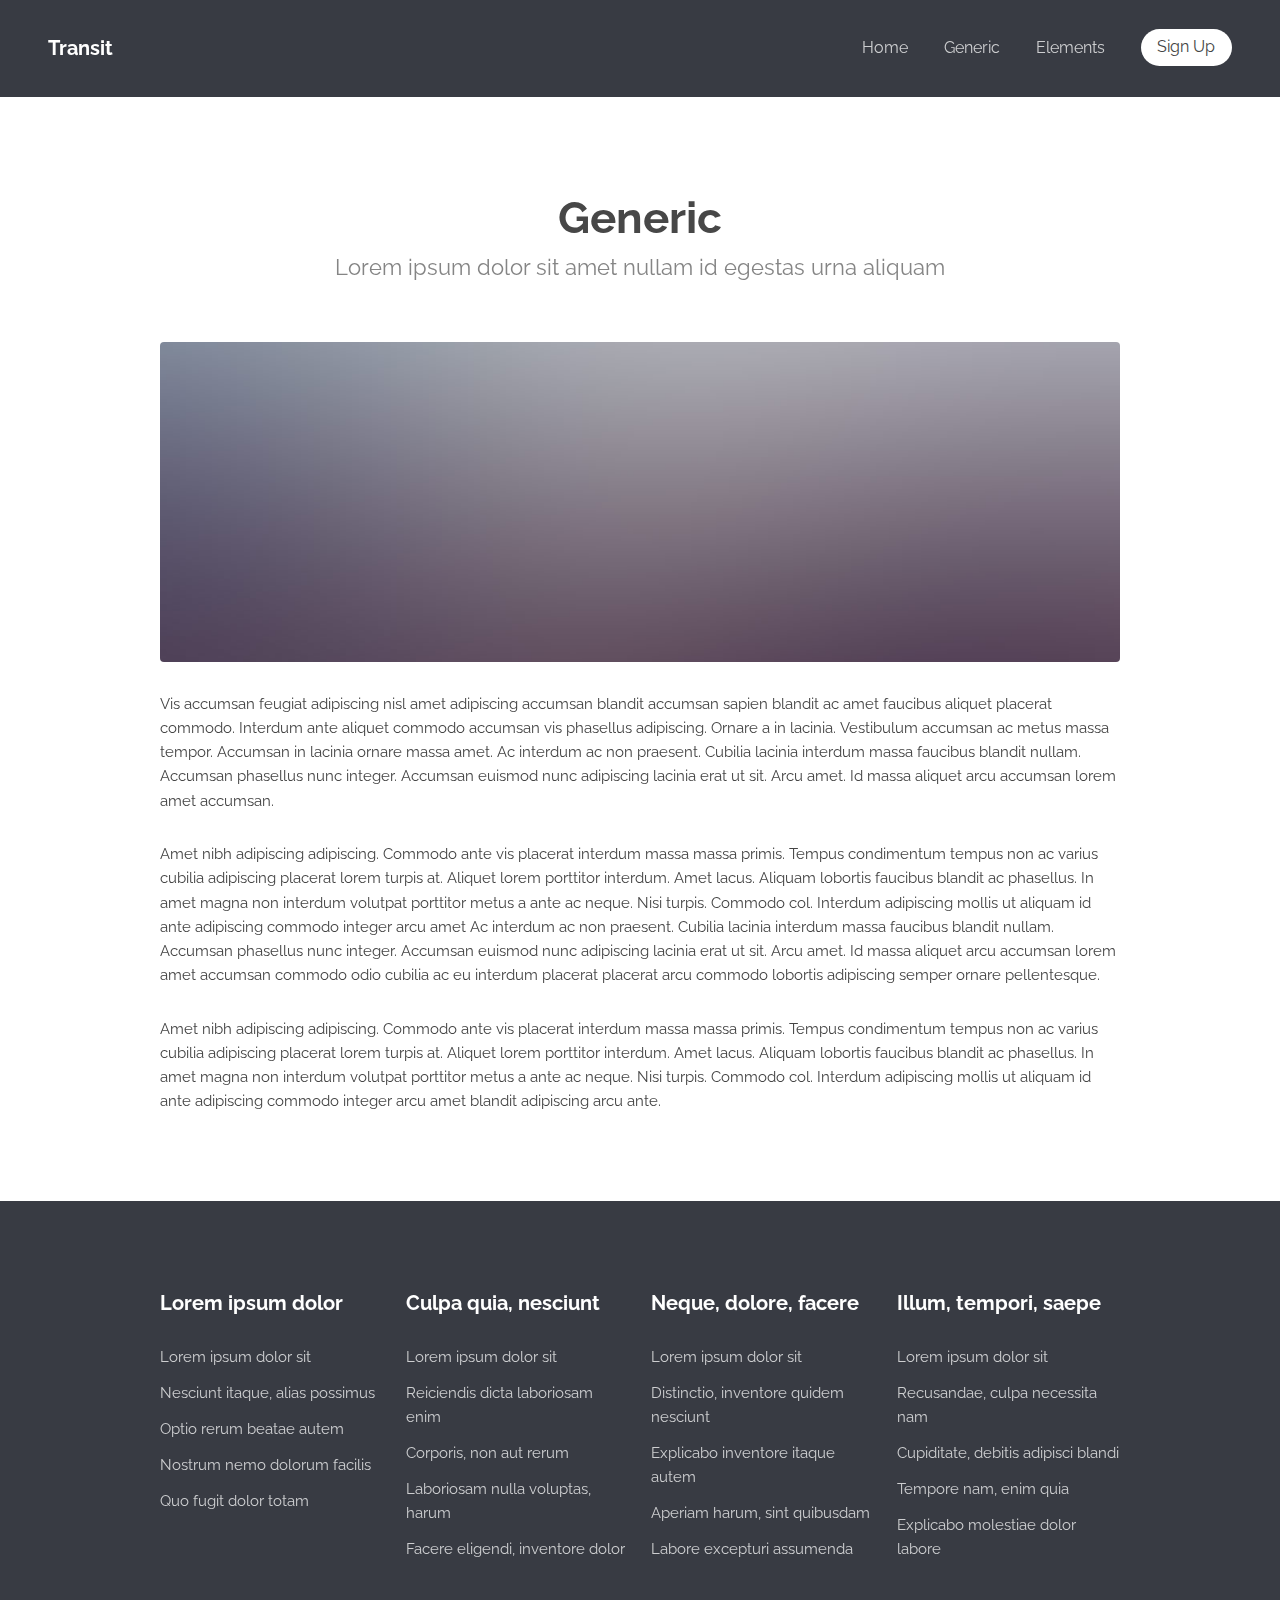
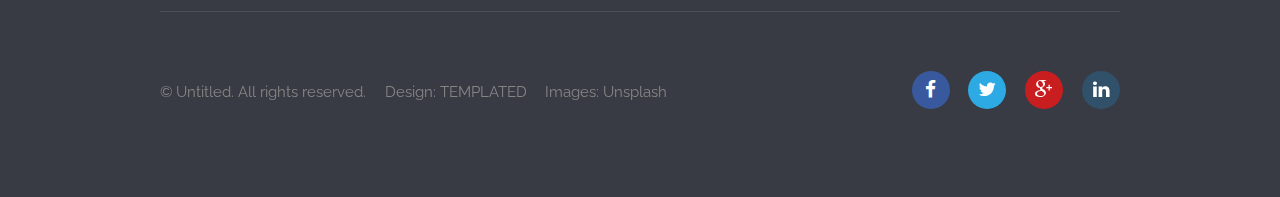
<file: generic.html>
<!DOCTYPE html>
<!--
	Transit by TEMPLATED
	templated.co @templatedco
	Released for free under the Creative Commons Attribution 3.0 license (templated.co/license)
-->
<html lang="en">
	<head>
		<meta charset="UTF-8">
		<title>Generic - Transit by TEMPLATED</title>
		<meta http-equiv="content-type" content="text/html; charset=utf-8" />
		<meta name="description" content="" />
		<meta name="keywords" content="" />
		<!--[if lte IE 8]><script src="js/html5shiv.js"></script><![endif]-->
		<script src="js/jquery.min.js"></script>
		<script src="js/skel.min.js"></script>
		<script src="js/skel-layers.min.js"></script>
		<script src="js/init.js"></script>
		<noscript>
			<link rel="stylesheet" href="css/skel.css" />
			<link rel="stylesheet" href="css/style.css" />
			<link rel="stylesheet" href="css/style-xlarge.css" />
		</noscript>
	</head>
	<body>

		<!-- Header -->
			<header id="header">
				<h1><a href="index.html">Transit</a></h1>
				<nav id="nav">
					<ul>
						<li><a href="index.html">Home</a></li>
						<li><a href="generic.html">Generic</a></li>
						<li><a href="elements.html">Elements</a></li>
						<li><a href="#" class="button special">Sign Up</a></li>
					</ul>
				</nav>
			</header>

		<!-- Main -->
			<section id="main" class="wrapper">
				<div class="container">

					<header class="major">
						<h2>Generic</h2>
						<p>Lorem ipsum dolor sit amet nullam id egestas urna aliquam</p>
					</header>

					<a href="#" class="image fit"><img src="images/pic07.jpg" alt="" /></a>
					<p>Vis accumsan feugiat adipiscing nisl amet adipiscing accumsan blandit accumsan sapien blandit ac amet faucibus aliquet placerat commodo. Interdum ante aliquet commodo accumsan vis phasellus adipiscing. Ornare a in lacinia. Vestibulum accumsan ac metus massa tempor. Accumsan in lacinia ornare massa amet. Ac interdum ac non praesent. Cubilia lacinia interdum massa faucibus blandit nullam. Accumsan phasellus nunc integer. Accumsan euismod nunc adipiscing lacinia erat ut sit. Arcu amet. Id massa aliquet arcu accumsan lorem amet accumsan.</p>
					<p>Amet nibh adipiscing adipiscing. Commodo ante vis placerat interdum massa massa primis. Tempus condimentum tempus non ac varius cubilia adipiscing placerat lorem turpis at. Aliquet lorem porttitor interdum. Amet lacus. Aliquam lobortis faucibus blandit ac phasellus. In amet magna non interdum volutpat porttitor metus a ante ac neque. Nisi turpis. Commodo col. Interdum adipiscing mollis ut aliquam id ante adipiscing commodo integer arcu amet Ac interdum ac non praesent. Cubilia lacinia interdum massa faucibus blandit nullam. Accumsan phasellus nunc integer. Accumsan euismod nunc adipiscing lacinia erat ut sit. Arcu amet. Id massa aliquet arcu accumsan lorem amet accumsan commodo odio cubilia ac eu interdum placerat placerat arcu commodo lobortis adipiscing semper ornare pellentesque.</p>
					<p>Amet nibh adipiscing adipiscing. Commodo ante vis placerat interdum massa massa primis. Tempus condimentum tempus non ac varius cubilia adipiscing placerat lorem turpis at. Aliquet lorem porttitor interdum. Amet lacus. Aliquam lobortis faucibus blandit ac phasellus. In amet magna non interdum volutpat porttitor metus a ante ac neque. Nisi turpis. Commodo col. Interdum adipiscing mollis ut aliquam id ante adipiscing commodo integer arcu amet blandit adipiscing arcu ante.</p>

				</div>
			</section>

		<!-- Footer -->
			<footer id="footer">
				<div class="container">
					<section class="links">
						<div class="row">
							<section class="3u 6u(medium) 12u$(small)">
								<h3>Lorem ipsum dolor</h3>
								<ul class="unstyled">
									<li><a href="#">Lorem ipsum dolor sit</a></li>
									<li><a href="#">Nesciunt itaque, alias possimus</a></li>
									<li><a href="#">Optio rerum beatae autem</a></li>
									<li><a href="#">Nostrum nemo dolorum facilis</a></li>
									<li><a href="#">Quo fugit dolor totam</a></li>
								</ul>
							</section>
							<section class="3u 6u$(medium) 12u$(small)">
								<h3>Culpa quia, nesciunt</h3>
								<ul class="unstyled">
									<li><a href="#">Lorem ipsum dolor sit</a></li>
									<li><a href="#">Reiciendis dicta laboriosam enim</a></li>
									<li><a href="#">Corporis, non aut rerum</a></li>
									<li><a href="#">Laboriosam nulla voluptas, harum</a></li>
									<li><a href="#">Facere eligendi, inventore dolor</a></li>
								</ul>
							</section>
							<section class="3u 6u(medium) 12u$(small)">
								<h3>Neque, dolore, facere</h3>
								<ul class="unstyled">
									<li><a href="#">Lorem ipsum dolor sit</a></li>
									<li><a href="#">Distinctio, inventore quidem nesciunt</a></li>
									<li><a href="#">Explicabo inventore itaque autem</a></li>
									<li><a href="#">Aperiam harum, sint quibusdam</a></li>
									<li><a href="#">Labore excepturi assumenda</a></li>
								</ul>
							</section>
							<section class="3u$ 6u$(medium) 12u$(small)">
								<h3>Illum, tempori, saepe</h3>
								<ul class="unstyled">
									<li><a href="#">Lorem ipsum dolor sit</a></li>
									<li><a href="#">Recusandae, culpa necessita nam</a></li>
									<li><a href="#">Cupiditate, debitis adipisci blandi</a></li>
									<li><a href="#">Tempore nam, enim quia</a></li>
									<li><a href="#">Explicabo molestiae dolor labore</a></li>
								</ul>
							</section>
						</div>
					</section>
					<div class="row">
						<div class="8u 12u$(medium)">
							<ul class="copyright">
								<li>&copy; Untitled. All rights reserved.</li>
								<li>Design: <a href="http://templated.co">TEMPLATED</a></li>
								<li>Images: <a href="http://unsplash.com">Unsplash</a></li>
							</ul>
						</div>
						<div class="4u$ 12u$(medium)">
							<ul class="icons">
								<li>
									<a class="icon rounded fa-facebook"><span class="label">Facebook</span></a>
								</li>
								<li>
									<a class="icon rounded fa-twitter"><span class="label">Twitter</span></a>
								</li>
								<li>
									<a class="icon rounded fa-google-plus"><span class="label">Google+</span></a>
								</li>
								<li>
									<a class="icon rounded fa-linkedin"><span class="label">LinkedIn</span></a>
								</li>
							</ul>
						</div>
					</div>
				</div>
			</footer>

	</body>
</html>
</file>
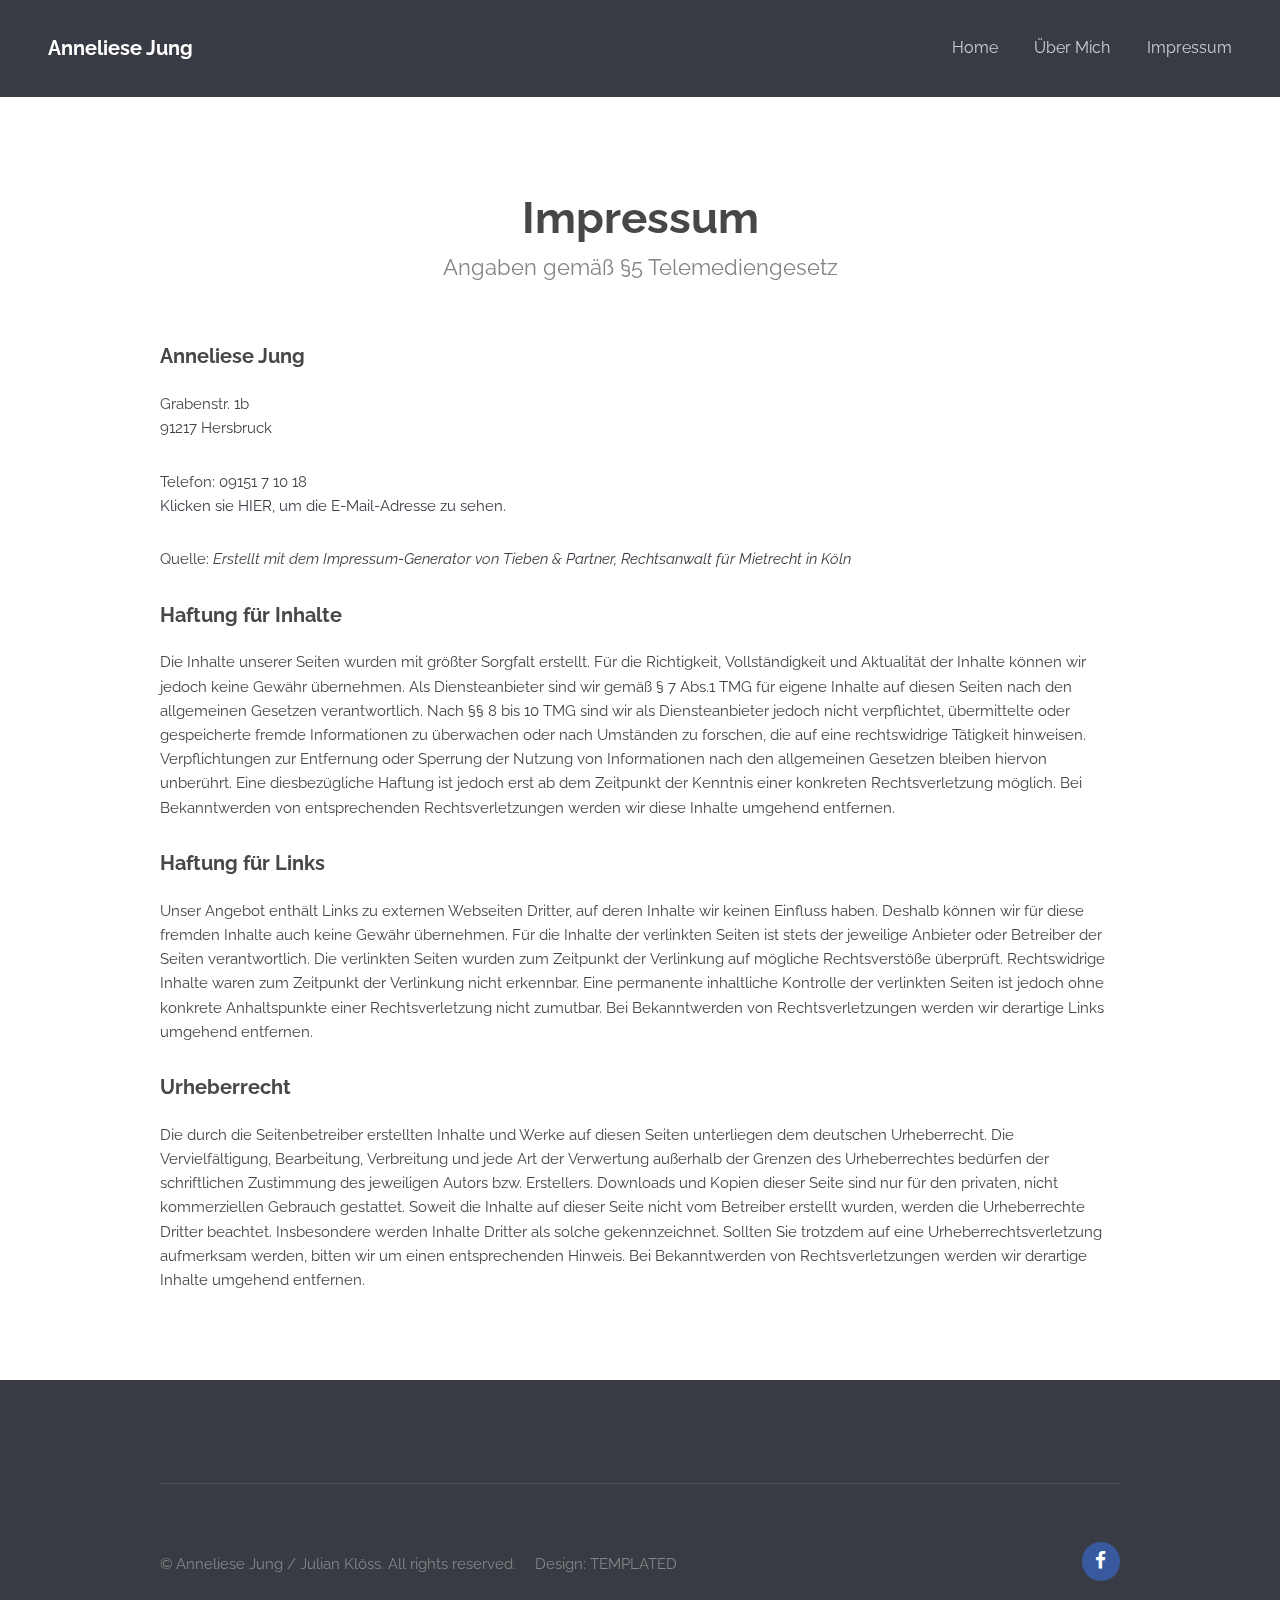
<file: impressum.html>
<!DOCTYPE html>
<!--
	Transit by TEMPLATED
	templated.co @templatedco
	Released for free under the Creative Commons Attribution 3.0 license (templated.co/license)
-->
<html lang="de">
	<head>
        <!-- made by www.meta-tags.de -->
        <meta name="description" content="Individueller Musikunterricht für Jung und Alt in Hersbruck! Egal ob Klavier, Geige oder Gesang. Musizieren spielen(d) lernen!" />
        <meta name="keywords" content="Musikunterricht, Musikunterricht in Hersbruck, Musikunterricht Hersbruck, Klavierunterricht Hersbruck, Geigenunterricht Hersbruck, Violinenunterricht Hersbruck, Gesang Hersbruck, Musiklehrerin Nürnberger Land, Musikschule Hersbruck, Anneliese Jung" />
        <meta name="author" content="Anneliese Jung">
        <meta name="robots" content="index, follow" />
        <meta name="revisit-after" content="7 days" />
        <title>Individueller Musikunterricht für Jung und Alt in Hersbruck!</title>
        <!-- Musikunterricht in Hersbruck, Geigenunterricht in Hersbruck, Klavierunterricht Hersbruck -->
		<meta charset="UTF-8">
		<meta http-equiv="content-type" content="text/html; charset=utf-8" />
		<meta name="description" content="" />
		<meta name="keywords" content="" />
		<!--[if lte IE 8]><script src="js/html5shiv.js"></script><![endif]-->
		<script src="js/jquery.min.js"></script>
		<script src="js/skel.min.js"></script>
		<script src="js/skel-layers.min.js"></script>
		<script src="js/init.js"></script>
		<noscript>
			<link rel="stylesheet" href="css/skel.css" />
			<link rel="stylesheet" href="css/style.css" />
			<link rel="stylesheet" href="css/style-xlarge.css" />
            <link rel="stylesheet" href="css/ribbon.css" />
		</noscript>
	</head>
	<body>

		<!-- Header -->
			<header id="header">
				<h1><a href="index.html">Anneliese Jung</a></h1>
				<nav id="nav">
					<ul>
						<li><a href="index.html">Home</a></li>
						<li><a href="about.html">&Uuml;ber Mich</a></li>
						<li><a href="impressum.html">Impressum</a></li>
						<!--<li><a href="#" class="button special">Sign Up</a></li>-->
					</ul>
				</nav>
			</header>

		<!-- Main -->
			<section id="main" class="wrapper">
				<div class="container">

					<header class="major">
						<h2>Impressum</h2>
						<p>Angaben gemäß §5 Telemediengesetz</p>
					</header>

					<!--<a href="#" class="image fit"><img src="images/pic07.jpg" alt="" /></a>-->
					<h3>Anneliese Jung</h3>
                    <p>Grabenstr. 1b<br>
                    91217 Hersbruck<br></p>
                    <p>Telefon: 09151 7 10 18<br>
                    <a href="http://www.google.com/recaptcha/mailhide/d?k=01rPPNjYQ1JjBOjF6bxN7sfg==&;c=c5sqHlDJvCVoK0DfSZvVX7Kkr9KZFS1Taby0av9-0BI=" onclick="window.open('http://www.google.com/recaptcha/mailhide/d?k\07501rPPNjYQ1JjBOjF6bxN7sfg\75\75\46c\75c5sqHlDJvCVoK0DfSZvVX7Kkr9KZFS1Taby0av9-0BI\075', '', 'toolbar=0,scrollbars=0,location=0,statusbar=0,menubar=0,resizable=0,width=500,height=300'); return false;" title="Reveal this e-mail address">Klicken sie HIER, um die E-Mail-Adresse zu sehen.</a></p>
                    <p>Quelle: <i>Erstellt mit dem <a href='http://www.mth-partner.de/impressumgenerator/impressum-generator.php' target='_blank' title='Impressum-Generator'>Impressum-Generator</a> von </i> <i><a href="http://www.mth-partner.de/leistungen-rechtsanwalt-koeln/mietrecht/" target="_blank">Tieben & Partner, Rechtsanwalt für Mietrecht in Köln</a></i><p>
                    <h3>Haftung f&uuml;r Inhalte</h3>
                    <p>Die Inhalte unserer Seiten wurden mit größter Sorgfalt erstellt. Für die Richtigkeit, Vollständigkeit und Aktualität der Inhalte können wir jedoch keine Gewähr übernehmen. Als Diensteanbieter sind wir gemäß § 7 Abs.1 TMG für eigene Inhalte auf diesen Seiten nach den allgemeinen Gesetzen verantwortlich. Nach §§ 8 bis 10 TMG sind wir als Diensteanbieter jedoch nicht verpflichtet, übermittelte oder gespeicherte fremde Informationen zu überwachen oder nach Umständen zu forschen, die auf eine rechtswidrige Tätigkeit hinweisen. Verpflichtungen zur Entfernung oder Sperrung der Nutzung von Informationen nach den allgemeinen Gesetzen bleiben hiervon unberührt. Eine diesbezügliche Haftung ist jedoch erst ab dem Zeitpunkt der Kenntnis einer konkreten Rechtsverletzung möglich. Bei Bekanntwerden von entsprechenden Rechtsverletzungen werden wir diese Inhalte umgehend entfernen.</p>
                    <h3>Haftung f&uuml;r Links</h3>
                    <p>Unser Angebot enthält Links zu externen Webseiten Dritter, auf deren Inhalte wir keinen Einfluss haben. Deshalb können wir für diese fremden Inhalte auch keine Gewähr übernehmen. Für die Inhalte der verlinkten Seiten ist stets der jeweilige Anbieter oder Betreiber der Seiten verantwortlich. Die verlinkten Seiten wurden zum Zeitpunkt der Verlinkung auf mögliche Rechtsverstöße überprüft. Rechtswidrige Inhalte waren zum Zeitpunkt der Verlinkung nicht erkennbar. Eine permanente inhaltliche Kontrolle der verlinkten Seiten ist jedoch ohne konkrete Anhaltspunkte einer Rechtsverletzung nicht zumutbar. Bei Bekanntwerden von Rechtsverletzungen werden wir derartige Links umgehend entfernen.</p>
                    <h3>Urheberrecht</h3>
                    <p>Die durch die Seitenbetreiber erstellten Inhalte und Werke auf diesen Seiten unterliegen dem deutschen Urheberrecht. Die Vervielfältigung, Bearbeitung, Verbreitung und jede Art der Verwertung außerhalb der Grenzen des Urheberrechtes bedürfen der schriftlichen Zustimmung des jeweiligen Autors bzw. Erstellers. Downloads und Kopien dieser Seite sind nur für den privaten, nicht kommerziellen Gebrauch gestattet. Soweit die Inhalte auf dieser Seite nicht vom Betreiber erstellt wurden, werden die Urheberrechte Dritter beachtet. Insbesondere werden Inhalte Dritter als solche gekennzeichnet. Sollten Sie trotzdem auf eine Urheberrechtsverletzung aufmerksam werden, bitten wir um einen entsprechenden Hinweis. Bei Bekanntwerden von Rechtsverletzungen werden wir derartige Inhalte umgehend entfernen.</p>
                    
				</div>
			</section>

		<!-- Footer -->
			<footer id="footer">
				<div class="container">
					<section class="links">
						<div class="row">
							<!--<section class="3u 6u(medium) 12u$(small)">
								<h3>Lorem ipsum dolor</h3>
								<ul class="unstyled">
									<li><a href="#">Lorem ipsum dolor sit</a></li>
									<li><a href="#">Nesciunt itaque, alias possimus</a></li>
									<li><a href="#">Optio rerum beatae autem</a></li>
									<li><a href="#">Nostrum nemo dolorum facilis</a></li>
									<li><a href="#">Quo fugit dolor totam</a></li>
								</ul>
							</section>
							<section class="3u 6u$(medium) 12u$(small)">
								<h3>Culpa quia, nesciunt</h3>
								<ul class="unstyled">
									<li><a href="#">Lorem ipsum dolor sit</a></li>
									<li><a href="#">Reiciendis dicta laboriosam enim</a></li>
									<li><a href="#">Corporis, non aut rerum</a></li>
									<li><a href="#">Laboriosam nulla voluptas, harum</a></li>
									<li><a href="#">Facere eligendi, inventore dolor</a></li>
								</ul>
							</section>
							<section class="3u 6u(medium) 12u$(small)">
								<h3>Neque, dolore, facere</h3>
								<ul class="unstyled">
									<li><a href="#">Lorem ipsum dolor sit</a></li>
									<li><a href="#">Distinctio, inventore quidem nesciunt</a></li>
									<li><a href="#">Explicabo inventore itaque autem</a></li>
									<li><a href="#">Aperiam harum, sint quibusdam</a></li>
									<li><a href="#">Labore excepturi assumenda</a></li>
								</ul>
							</section>
							<section class="3u$ 6u$(medium) 12u$(small)">
								<h3>Illum, tempori, saepe</h3>
								<ul class="unstyled">
									<li><a href="#">Lorem ipsum dolor sit</a></li>
									<li><a href="#">Recusandae, culpa necessita nam</a></li>
									<li><a href="#">Cupiditate, debitis adipisci blandi</a></li>
									<li><a href="#">Tempore nam, enim quia</a></li>
									<li><a href="#">Explicabo molestiae dolor labore</a></li>
								</ul>
							</section>-->
						</div>
					</section>
					<div class="row">
						<div class="8u 12u$(medium)">
							<ul class="copyright">
								<li>&copy; Anneliese Jung / Julian Kl&ouml;ss. All rights reserved.</li>
								<li>Design: <a href="http://templated.co">TEMPLATED</a></li>
								<!--<li>Images: <a href="http://unsplash.com">Unsplash</a></li>-->
							</ul>
						</div>
						<div class="4u$ 12u$(medium)">
							<ul class="icons">
								<li>
									<a target="_blank" href="https://www.facebook.com/anneliese.jung.37" class="icon rounded fa-facebook"><span class="label">Facebook</span></a>
								</li>
								<!--<li>
									<a class="icon rounded fa-twitter"><span class="label">Twitter</span></a>
								</li>
								<li>
									<a class="icon rounded fa-google-plus"><span class="label">Google+</span></a>
								</li>
								<li>
									<a class="icon rounded fa-linkedin"><span class="label">LinkedIn</span></a>
								</li>-->
							</ul>
						</div>
					</div>
				</div>
			</footer>
<!--Start of Tawk.to Script-->
<script type="text/javascript">
var Tawk_API=Tawk_API||{}, Tawk_LoadStart=new Date();
(function(){
var s1=document.createElement("script"),s0=document.getElementsByTagName("script")[0];
s1.async=true;
s1.src='https://embed.tawk.to/596d0bc61dc79b329518ec82/default';
s1.charset='UTF-8';
s1.setAttribute('crossorigin','*');
s0.parentNode.insertBefore(s1,s0);
})();
</script>
<!--End of Tawk.to Script-->
	</body>
</html>
</file>
<file: css/style-xlarge.css>
/*
	Transit by TEMPLATED
	templated.co @templatedco
	Released for free under the Creative Commons Attribution 3.0 license (templated.co/license)
*/

/* Basic */

	body, input, select, textarea {
		font-size: 11pt;
	}
</file>
<file: css/ribbon.css>
.ribbon-wrapper-blue {
width: 350px;
height: 150px;
overflow: hidden;
position: absolute;
top: 0px;
left: 5px;
}

.ribbon-blue {
font: bold 14px arial;
color: #ADDDE7;
text-align: center;
text-shadow: rgba(255,255,255,0.5) 0px 1px 0px;
-webkit-transform: rotate(-45deg);
-moz-transform:    rotate(-45deg);
-ms-transform:     rotate(-45deg);
-o-transform:      rotate(-45deg);
position: relative;
padding: 16px 0;
left: -46px;
top: 25px;
width: 200px;
background-color: #ADDDE7;
background-image: -webkit-gradient(linear, left top, left bottom, from(#BFDC7A), to(#8EBF45));
background-image: -webkit-linear-gradient(top, #ADDDE7, #89AFB7);
background-image:    -moz-linear-gradient(top, #ADDDE7, #89AFB7);
background-image:     -ms-linear-gradient(top, #ADDDE7, #89AFB7);
background-image:      -o-linear-gradient(top, #ADDDE7, #89AFB7);
color: #6a6340;
-webkit-box-shadow: 0px 0px 3px rgba(0,0,0,0.3);
-moz-box-shadow:    0px 0px 3px rgba(0,0,0,0.3);
box-shadow:         0px 0px 3px rgba(0,0,0,0.3);
}
</file>
<file: css/skel.css>
/* Resets (http://meyerweb.com/eric/tools/css/reset/ | v2.0 | 20110126 | License: none (public domain)) */

	html,body,div,span,applet,object,iframe,h1,h2,h3,h4,h5,h6,p,blockquote,pre,a,abbr,acronym,address,big,cite,code,del,dfn,em,img,ins,kbd,q,s,samp,small,strike,strong,sub,sup,tt,var,b,u,i,center,dl,dt,dd,ol,ul,li,fieldset,form,label,legend,table,caption,tbody,tfoot,thead,tr,th,td,article,aside,canvas,details,embed,figure,figcaption,footer,header,hgroup,menu,nav,output,ruby,section,summary,time,mark,audio,video{margin:0;padding:0;border:0;font-size:100%;font:inherit;vertical-align:baseline;}article,aside,details,figcaption,figure,footer,header,hgroup,menu,nav,section{display:block;}body{line-height:1;}ol,ul{list-style:none;}blockquote,q{quotes:none;}blockquote:before,blockquote:after,q:before,q:after{content:'';content:none;}table{border-collapse:collapse;border-spacing:0;}body{-webkit-text-size-adjust:none}

/* Box Model */

	*, *:before, *:after {
		-moz-box-sizing: border-box;
		-webkit-box-sizing: border-box;
		box-sizing: border-box;
	}

/* Container */

	.container {
		margin-left: auto;
		margin-right: auto;

		/* width: (containers) */
		width: 1200px;
	}

	/* Modifiers */

		/* 125% */
			.container.\31 25\25 {
				width: 100%;

				/* max-width: (containers * 1.25) */
				max-width: 1500px;

				/* min-width: (containers) */
				min-width: 1200px;
			}

		/* 75% */
			.container.\37 5\25 {

				/* width: (containers * 0.75) */
				width: 900px;

			}

		/* 50% */
			.container.\35 0\25 {

				/* width: (containers * 0.50) */
				width: 600px;

			}

		/* 25% */
			.container.\32 5\25 {

				/* width: (containers * 0.25) */
				width: 300px;

			}

/* Grid */

	.row {
		border-bottom: solid 1px transparent;
	}

	.row > * {
		float: left;
	}

	.row:after, .row:before {
		content: '';
		display: block;
		clear: both;
		height: 0;
	}

	.row.uniform > * > :first-child {
		margin-top: 0;
	}

	.row.uniform > * > :last-child {
		margin-bottom: 0;
	}

	/* Gutters */

		/* Normal */

			.row > * {
				/* padding: (gutters.horizontal) 0 0 (gutters.vertical) */
				padding: 0 0 0 2em;
			}

			.row {
				/* margin: -(gutters.horizontal) 0 -1px -(gutters.vertical) */
				margin: 0 0 -1px -2em;
			}

			.row.uniform > * {
				/* padding: (gutters.vertical) 0 0 (gutters.vertical) */
				padding: 2em 0 0 2em;
			}

			.row.uniform {
				/* margin: -(gutters.vertical) 0 -1px -(gutters.vertical) */
				margin: -2em 0 -1px -2em;
			}

		/* 200% */

			.row.\32 00\25 > * {
				/* padding: (gutters.horizontal) 0 0 (gutters.vertical) */
				padding: 0 0 0 4em;
			}

			.row.\32 00\25 {
				/* margin: -(gutters.horizontal) 0 -1px -(gutters.vertical) */
				margin: 0 0 -1px -4em;
			}

			.row.uniform.\32 00\25 > * {
				/* padding: (gutters.vertical) 0 0 (gutters.vertical) */
				padding: 4em 0 0 4em;
			}

			.row.uniform.\32 00\25 {
				/* margin: -(gutters.vertical) 0 -1px -(gutters.vertical) */
				margin: -4em 0 -1px -4em;
			}

		/* 150% */

			.row.\31 50\25 > * {
				/* padding: (gutters.horizontal) 0 0 (gutters.vertical) */
				padding: 0 0 0 1.5em;
			}

			.row.\31 50\25 {
				/* margin: -(gutters.horizontal) 0 -1px -(gutters.vertical) */
				margin: 0 0 -1px -1.5em;
			}

			.row.uniform.\31 50\25 > * {
				/* padding: (gutters.vertical) 0 0 (gutters.vertical) */
				padding: 1.5em 0 0 1.5em;
			}

			.row.uniform.\31 50\25 {
				/* margin: -(gutters.vertical) 0 -1px -(gutters.vertical) */
				margin: -1.5em 0 -1px -1.5em;
			}

		/* 50% */

			.row.\35 0\25 > * {
				/* padding: (gutters.horizontal) 0 0 (gutters.vertical) */
				padding: 0 0 0 1em;
			}

			.row.\35 0\25 {
				/* margin: -(gutters.horizontal) 0 -1px -(gutters.vertical) */
				margin: 0 0 -1px -1em;
			}

			.row.uniform.\35 0\25 > * {
				/* padding: (gutters.vertical) 0 0 (gutters.vertical) */
				padding: 1em 0 0 1em;
			}

			.row.uniform.\35 0\25 {
				/* margin: -(gutters.vertical) 0 -1px -(gutters.vertical) */
				margin: -1em 0 -1px -1em;
			}

		/* 25% */

			.row.\32 5\25 > * {
				/* padding: (gutters.horizontal) 0 0 (gutters.vertical) */
				padding: 0 0 0 0.5em;
			}

			.row.\32 5\25 {
				/* margin: -(gutters.horizontal) 0 -1px -(gutters.vertical) */
				margin: 0 0 -1px -0.5em;
			}

			.row.uniform.\32 5\25 > * {
				/* padding: (gutters.vertical) 0 0 (gutters.vertical) */
				padding: 0.5em 0 0 0.5em;
			}

			.row.uniform.\32 5\25 {
				/* margin: -(gutters.vertical) 0 -1px -(gutters.vertical) */
				margin: -0.5em 0 -1px -0.5em;
			}

		/* 0% */

			.row.\30 \25 > * {
				padding: 0;
			}

			.row.\30 \25 {
				margin: 0 0 -1px 0;
			}

	/* Cells */

		.\31 2u, .\31 2u\24 { width: 100%; clear: none; margin-left: 0; }
		.\31 1u, .\31 1u\24 { width: 91.6666666667%; clear: none; margin-left: 0; }
		.\31 0u, .\31 0u\24 { width: 83.3333333333%; clear: none; margin-left: 0; }
		.\39 u, .\39 u\24 { width: 75%; clear: none; margin-left: 0; }
		.\38 u, .\38 u\24 { width: 66.6666666667%; clear: none; margin-left: 0; }
		.\37 u, .\37 u\24 { width: 58.3333333333%; clear: none; margin-left: 0; }
		.\36 u, .\36 u\24 { width: 50%; clear: none; margin-left: 0; }
		.\35 u, .\35 u\24 { width: 41.6666666667%; clear: none; margin-left: 0; }
		.\34 u, .\34 u\24 { width: 33.3333333333%; clear: none; margin-left: 0; }
		.\33 u, .\33 u\24 { width: 25%; clear: none; margin-left: 0; }
		.\32 u, .\32 u\24 { width: 16.6666666667%; clear: none; margin-left: 0; }
		.\31 u, .\31 u\24 { width: 8.3333333333%; clear: none; margin-left: 0; }

		.\31 2u\24 + *,
		.\31 1u\24 + *,
		.\31 0u\24 + *,
		.\39 u\24 + *,
		.\38 u\24 + *,
		.\37 u\24 + *,
		.\36 u\24 + *,
		.\35 u\24 + *,
		.\34 u\24 + *,
		.\33 u\24 + *,
		.\32 u\24 + *,
		.\31 u\24 + * {
			clear: left;
		}

		.\-11u { margin-left: 91.6666666667% }
		.\-10u { margin-left: 83.3333333333% }
		.\-9u { margin-left: 75% }
		.\-8u { margin-left: 66.6666666667% }
		.\-7u { margin-left: 58.3333333333% }
		.\-6u { margin-left: 50% }
		.\-5u { margin-left: 41.6666666667% }
		.\-4u { margin-left: 33.3333333333% }
		.\-3u { margin-left: 25% }
		.\-2u { margin-left: 16.6666666667% }
		.\-1u { margin-left: 8.3333333333% }
</file>
<file: css/style.css>
@charset "UTF-8";
@import url(font-awesome.min.css);
@import url(http://fonts.googleapis.com/css?family=Raleway:700,400);

/*
	Transit by TEMPLATED
	templated.co @templatedco
	Released for free under the Creative Commons Attribution 3.0 license (templated.co/license)
*/

/* Basic */

	body {
		background: #fff;
	}

		body.is-loading *, body.is-loading *:before, body.is-loading *:after {
			-moz-animation: none !important;
			-webkit-animation: none !important;
			-o-animation: none !important;
			-ms-animation: none !important;
			animation: none !important;
			-moz-transition: none !important;
			-webkit-transition: none !important;
			-o-transition: none !important;
			-ms-transition: none !important;
			transition: none !important;
		}

	body, input, select, textarea {
		color: #444;
		font-family: "Raleway", Helvetica, sans-serif;
		font-size: 13pt;
		font-weight: 400;
		line-height: 1.65em;
	}

	a {
		color: #383b43;
		text-decoration: none;
	}

		a:active, a:hover {
			text-decoration: underline;
		}

	strong, b {
		color: #474747;
		font-weight: 700;
	}

	em, i {
		font-style: italic;
	}

	p {
		margin: 0 0 2em 0;
	}

	h1, h2, h3, h4, h5, h6 {
		color: #474747;
		font-weight: 700;
		line-height: 1em;
		margin: 0 0 1em 0;
	}

		h1 a, h2 a, h3 a, h4 a, h5 a, h6 a {
			color: inherit;
			text-decoration: none;
		}

	h2 {
		font-size: 1.75em;
		line-height: 1.5em;
	}

	h3 {
		font-size: 1.35em;
		line-height: 1.5em;
	}

	h4 {
		font-size: 1.1em;
		line-height: 1.5em;
	}

	h5 {
		font-size: 0.9em;
		line-height: 1.5em;
	}

	h6 {
		font-size: 0.7em;
		line-height: 1.5em;
	}

	sub {
		font-size: 0.8em;
		position: relative;
		top: 0.5em;
	}

	sup {
		font-size: 0.8em;
		position: relative;
		top: -0.5em;
	}

	hr {
		border: 0;
		border-bottom: solid 1px rgba(144, 144, 144, 0.25);
		margin: 2em 0;
	}

		hr.major {
			margin: 3em 0;
		}

	blockquote {
		border-left: solid 4px rgba(144, 144, 144, 0.25);
		font-style: italic;
		margin: 0 0 2em 0;
		padding: 0.5em 0 0.5em 2em;
	}

	code {
		background: rgba(144, 144, 144, 0.075);
		border-radius: 4px;
		border: solid 1px rgba(144, 144, 144, 0.25);
		font-family: "Courier New", monospace;
		font-size: 0.9em;
		margin: 0 0.25em;
		padding: 0.25em 0.65em;
	}

	pre {
		-webkit-overflow-scrolling: touch;
		font-family: "Courier New", monospace;
		font-size: 0.9em;
		margin: 0 0 2em 0;
	}

		pre code {
			display: block;
			line-height: 1.75em;
			padding: 1em 1.5em;
			overflow-x: auto;
		}

	.align-left {
		text-align: left;
	}

	.align-center {
		text-align: center;
	}

	.align-right {
		text-align: right;
	}

/* Section/Article */

	section.special, article.special {
		text-align: center;
	}

	header p {
		color: #858585;
		position: relative;
		margin: 0 0 1.5em 0;
	}

	header h2 + p {
		font-size: 1.25em;
		margin-top: -1em;
		line-height: 1.5em;
	}

	header h3 + p {
		font-size: 1.1em;
		margin-top: -0.8em;
		line-height: 1.5em;
	}

	header h4 + p,
	header h5 + p,
	header h6 + p {
		font-size: 0.9em;
		margin-top: -0.6em;
		line-height: 1.5em;
	}

	header.major {
		text-align: center;
		margin-bottom: 4em;
	}

		header.major h2 {
			font-size: 3em;
			margin-bottom: 0.5em;
		}

		header.major p {
			font-size: 1.5em;
		}

/* Form */

	form {
		margin: 0 0 2em 0;
	}

	label {
		color: #474747;
		display: block;
		font-size: 0.9em;
		font-weight: 700;
		margin: 0 0 1em 0;
	}

	input[type="text"],
	input[type="password"],
	input[type="email"],
	select,
	textarea {
		-moz-appearance: none;
		-webkit-appearance: none;
		-o-appearance: none;
		-ms-appearance: none;
		appearance: none;
		background: rgba(144, 144, 144, 0.075);
		border-radius: 4px;
		border: none;
		color: inherit;
		display: block;
		outline: 0;
		padding: 0 1em;
		text-decoration: none;
		width: 100%;
	}

		input[type="text"]:invalid,
		input[type="password"]:invalid,
		input[type="email"]:invalid,
		select:invalid,
		textarea:invalid {
			box-shadow: none;
		}

		input[type="text"]:focus,
		input[type="password"]:focus,
		input[type="email"]:focus,
		select:focus,
		textarea:focus {
			border-color: #383b43;
			box-shadow: 0 0 0 1px #383b43;
		}

	.select-wrapper {
		text-decoration: none;
		display: block;
		position: relative;
	}

		.select-wrapper:before {
			content: "";
			-moz-osx-font-smoothing: grayscale;
			-webkit-font-smoothing: antialiased;
			font-family: FontAwesome;
			font-style: normal;
			font-weight: normal;
			text-transform: none !important;
		}

		.select-wrapper:before {
			color: rgba(144, 144, 144, 0.25);
			display: block;
			height: 2.75em;
			line-height: 2.75em;
			pointer-events: none;
			position: absolute;
			right: 0;
			text-align: center;
			top: 0;
			width: 2.75em;
		}

		.select-wrapper select::-ms-expand {
			display: none;
		}

	input[type="text"],
	input[type="password"],
	input[type="email"],
	select {
		height: 2.75em;
	}

	textarea {
		padding: 0.75em 1em;
	}

	input[type="checkbox"],
	input[type="radio"] {
		-moz-appearance: none;
		-webkit-appearance: none;
		-o-appearance: none;
		-ms-appearance: none;
		appearance: none;
		display: block;
		float: left;
		margin-right: -2em;
		opacity: 0;
		width: 1em;
		z-index: -1;
	}

		input[type="checkbox"] + label,
		input[type="radio"] + label {
			text-decoration: none;
			color: #444;
			cursor: pointer;
			display: inline-block;
			font-size: 1em;
			font-weight: 400;
			padding-left: 2.4em;
			padding-right: 0.75em;
			position: relative;
		}

			input[type="checkbox"] + label:before,
			input[type="radio"] + label:before {
				-moz-osx-font-smoothing: grayscale;
				-webkit-font-smoothing: antialiased;
				font-family: FontAwesome;
				font-style: normal;
				font-weight: normal;
				text-transform: none !important;
			}

			input[type="checkbox"] + label:before,
			input[type="radio"] + label:before {
				background: rgba(144, 144, 144, 0.075);
				border-radius: 4px;
				border: solid 1px rgba(144, 144, 144, 0.25);
				content: '';
				display: inline-block;
				height: 1.65em;
				left: 0;
				line-height: 1.58125em;
				position: absolute;
				text-align: center;
				top: 0;
				width: 1.65em;
			}

		input[type="checkbox"]:checked + label:before,
		input[type="radio"]:checked + label:before {
			background: #3cadd4;
			border-color: #3cadd4;
			color: #ffffff;
			content: '\f00c';
		}

		input[type="checkbox"]:focus + label:before,
		input[type="radio"]:focus + label:before {
			border-color: #383b43;
			box-shadow: 0 0 0 1px #383b43;
		}

	input[type="checkbox"] + label:before {
		border-radius: 4px;
	}

	input[type="radio"] + label:before {
		border-radius: 100%;
	}

	::-webkit-input-placeholder {
		color: #858585 !important;
		opacity: 1.0;
	}

	:-moz-placeholder {
		color: #858585 !important;
		opacity: 1.0;
	}

	::-moz-placeholder {
		color: #858585 !important;
		opacity: 1.0;
	}

	:-ms-input-placeholder {
		color: #858585 !important;
		opacity: 1.0;
	}

	.formerize-placeholder {
		color: #858585 !important;
		opacity: 1.0;
	}

/* Box */

	.box {
		border-radius: 4px;
		border: solid 1px rgba(144, 144, 144, 0.25);
		margin-bottom: 2em;
		padding: 1.5em;
	}

		.box > :last-child,
		.box > :last-child > :last-child,
		.box > :last-child > :last-child > :last-child {
			margin-bottom: 0;
		}

		.box.alt {
			border: 0;
			border-radius: 0;
			padding: 0;
		}

/* Icon */

	.icon {
		text-decoration: none;
		border-bottom: none;
		position: relative;
	}

		.icon:before {
			-moz-osx-font-smoothing: grayscale;
			-webkit-font-smoothing: antialiased;
			font-family: FontAwesome;
			font-style: normal;
			font-weight: normal;
			text-transform: none !important;
		}

		.icon:active, .icon:hover {
			text-decoration: none;
		}

		.icon > .label {
			display: none;
		}

		.icon.rounded {
			background-color: #383b43;
			border-radius: 100%;
			color: #ffffff;
			display: inline-block;
			height: 4em;
			line-height: 4em;
			text-align: center;
			width: 4em;
		}

			.icon.rounded.big {
				font-size: 2.5em;
				margin-bottom: 0.5em;
			}

			.icon.rounded.color1 {
				background-color: #3cadd4;
			}

			.icon.rounded.color2 {
				background-color: #3c61d4;
			}

			.icon.rounded.color3 {
				background-color: #633cd4;
			}

			.icon.rounded.color4 {
				background-color: #af3cd4;
			}

			.icon.rounded.color5 {
				background-color: #d43cad;
			}

			.icon.rounded.color6 {
				background-color: #d43c61;
			}

			.icon.rounded.color7 {
				background-color: #d4633c;
			}

			.icon.rounded.color8 {
				background-color: #d4af3c;
			}

			.icon.rounded.color9 {
				background-color: #add43c;
			}

			.icon.rounded.color10 {
				background-color: #61d43c;
			}

			.icon.rounded.fa-twitter {
				background-color: #2daae4;
			}

			.icon.rounded.fa-facebook {
				background-color: #39599f;
			}

			.icon.rounded.fa-google-plus {
				background-color: #c91e1f;
			}

			.icon.rounded.fa-dribbble {
				background-color: #c4376b;
			}

			.icon.rounded.fa-tumblr, .icon.rounded.fa-linkedin {
				background-color: #31516a;
			}

			.icon.rounded.fa-rss {
				background-color: #f2600b;
			}

/* Image */

	.image {
		border-radius: 4px;
		border: 0;
		display: inline-block;
		position: relative;
	}

		.image img {
			border-radius: 4px;
			display: block;
		}

		.image.left {
			float: left;
			padding: 0 1.5em 1em 0;
			top: 0.25em;
		}

		.image.right {
			float: right;
			padding: 0 0 1em 1.5em;
			top: 0.25em;
		}

		.image.left, .image.right {
			max-width: 40%;
		}

			.image.left img, .image.right img {
				width: 100%;
			}

		.image.fit {
			display: block;
			margin: 0 0 2em 0;
			width: 100%;
		}

			.image.fit img {
				width: 100%;
			}

/* List */

	ol {
		list-style: decimal;
		margin: 0 0 2em 0;
		padding-left: 1.25em;
	}

		ol li {
			padding-left: 0.25em;
		}

	ul {
		list-style: disc;
		margin: 0 0 2em 0;
		padding-left: 1em;
	}

		ul li {
			padding-left: 0.5em;
		}

		ul.alt {
			list-style: none;
			padding-left: 0;
		}

			ul.alt li {
				border-top: solid 1px rgba(144, 144, 144, 0.25);
				padding: 0.5em 0;
			}

				ul.alt li:first-child {
					border-top: 0;
					padding-top: 0;
				}

		ul.unstyled {
			list-style: none;
			padding-left: 0;
		}

			ul.unstyled li {
				padding: 0.4em 0;
			}

		ul.icons {
			cursor: default;
			list-style: none;
			padding-left: 0;
		}

			ul.icons li {
				display: inline-block;
				padding: 0 1em 0 0;
			}

				ul.icons li:last-child {
					padding-right: 0;
				}

				ul.icons li .icon:before {
					font-size: 2em;
				}

		ul.actions {
			cursor: default;
			list-style: none;
			padding-left: 0;
		}

			ul.actions li {
				display: inline-block;
				padding: 0 1em 0 0;
				vertical-align: middle;
			}

				ul.actions li:last-child {
					padding-right: 0;
				}

			ul.actions.small li {
				padding: 0 0.5em 0 0;
			}

			ul.actions.vertical li {
				display: block;
				padding: 1em 0 0 0;
			}

				ul.actions.vertical li:first-child {
					padding-top: 0;
				}

				ul.actions.vertical li > * {
					margin-bottom: 0;
				}

			ul.actions.vertical.small li {
				padding: 0.5em 0 0 0;
			}

				ul.actions.vertical.small li:first-child {
					padding-top: 0;
				}

			ul.actions.fit {
				display: table;
				margin-left: -1em;
				padding: 0;
				table-layout: fixed;
				width: calc(100% + 1em);
			}

				ul.actions.fit li {
					display: table-cell;
					padding: 0 0 0 1em;
				}

					ul.actions.fit li > * {
						margin-bottom: 0;
					}

				ul.actions.fit.small {
					margin-left: -0.5em;
					width: calc(100% + 0.5em);
				}

					ul.actions.fit.small li {
						padding: 0 0 0 0.5em;
					}

	dl {
		margin: 0 0 2em 0;
	}

/* Table */

	.table-wrapper {
		-webkit-overflow-scrolling: touch;
		overflow-x: auto;
	}

	table {
		margin: 0 0 2em 0;
		width: 100%;
	}

		table tbody tr {
			border: solid 1px rgba(144, 144, 144, 0.25);
			border-left: 0;
			border-right: 0;
		}

			table tbody tr:nth-child(2n + 1) {
				background-color: rgba(144, 144, 144, 0.075);
			}

		table td {
			padding: 0.75em 0.75em;
		}

		table th {
			color: #474747;
			font-size: 0.9em;
			font-weight: 700;
			padding: 0 0.75em 0.75em 0.75em;
			text-align: left;
		}

		table thead {
			border-bottom: solid 2px rgba(144, 144, 144, 0.25);
		}

		table tfoot {
			border-top: solid 2px rgba(144, 144, 144, 0.25);
		}

		table.alt {
			border-collapse: separate;
		}

			table.alt tbody tr td {
				border: solid 1px rgba(144, 144, 144, 0.25);
				border-left-width: 0;
				border-top-width: 0;
			}

				table.alt tbody tr td:first-child {
					border-left-width: 1px;
				}

			table.alt tbody tr:first-child td {
				border-top-width: 1px;
			}

			table.alt thead {
				border-bottom: 0;
			}

			table.alt tfoot {
				border-top: 0;
			}

/* Button */

	input[type="submit"],
	input[type="reset"],
	input[type="button"],
	.button {
		-moz-appearance: none;
		-webkit-appearance: none;
		-o-appearance: none;
		-ms-appearance: none;
		appearance: none;
		-moz-transition: background-color 0.2s ease-in-out, color 0.2s ease-in-out;
		-webkit-transition: background-color 0.2s ease-in-out, color 0.2s ease-in-out;
		-o-transition: background-color 0.2s ease-in-out, color 0.2s ease-in-out;
		-ms-transition: background-color 0.2s ease-in-out, color 0.2s ease-in-out;
		transition: background-color 0.2s ease-in-out, color 0.2s ease-in-out;
		background-color: #3cadd4;
		border-radius: 30px;
		border: 0;
		color: #ffffff !important;
		cursor: pointer;
		display: inline-block;
		font-weight: 400;
		height: 2.85em;
		line-height: 2.95em;
		padding: 0 2em;
		text-align: center;
		text-decoration: none;
		white-space: nowrap;
	}

		input[type="submit"]:hover,
		input[type="reset"]:hover,
		input[type="button"]:hover,
		.button:hover {
			background-color: #51b6d9;
			text-decoration: none;
		}

		input[type="submit"]:active,
		input[type="reset"]:active,
		input[type="button"]:active,
		.button:active {
			background-color: #2da2ca;
			text-decoration: none;
		}

		input[type="submit"].icon,
		input[type="reset"].icon,
		input[type="button"].icon,
		.button.icon {
			padding-left: 1.35em;
		}

			input[type="submit"].icon:before,
			input[type="reset"].icon:before,
			input[type="button"].icon:before,
			.button.icon:before {
				margin-right: 0.5em;
			}

		input[type="submit"].fit,
		input[type="reset"].fit,
		input[type="button"].fit,
		.button.fit {
			display: block;
			margin: 0 0 1em 0;
			width: 100%;
		}

		input[type="submit"].small,
		input[type="reset"].small,
		input[type="button"].small,
		.button.small {
			font-size: 0.8em;
		}

		input[type="submit"].big,
		input[type="reset"].big,
		input[type="button"].big,
		.button.big {
			font-size: 1.35em;
		}
        
        .button.big.rand {
			font-size: 1.35em;
            background-color: transparent;
            border: medium solid white;
		}

		input[type="submit"].alt,
		input[type="reset"].alt,
		input[type="button"].alt,
		.button.alt {
			background-color: transparent;
			box-shadow: inset 0 0 0 2px rgba(144, 144, 144, 0.25);
			color: #474747 !important;
		}

			input[type="submit"].alt:hover,
			input[type="reset"].alt:hover,
			input[type="button"].alt:hover,
			.button.alt:hover {
				background-color: rgba(144, 144, 144, 0.075);
			}

			input[type="submit"].alt:active,
			input[type="reset"].alt:active,
			input[type="button"].alt:active,
			.button.alt:active {
				background-color: rgba(144, 144, 144, 0.2);
			}

			input[type="submit"].alt.icon:before,
			input[type="reset"].alt.icon:before,
			input[type="button"].alt.icon:before,
			.button.alt.icon:before {
				color: #858585;
			}

		input[type="submit"].special,
		input[type="reset"].special,
		input[type="button"].special,
		.button.special {
			background-color: #383b43;
			color: #ffffff !important;
		}

			input[type="submit"].special:hover,
			input[type="reset"].special:hover,
			input[type="button"].special:hover,
			.button.special:hover {
				background-color: #444751;
			}

			input[type="submit"].special:active,
			input[type="reset"].special:active,
			input[type="button"].special:active,
			.button.special:active {
				background-color: #2c2f35;
			}

		input[type="submit"].disabled, input[type="submit"]:disabled,
		input[type="reset"].disabled,
		input[type="reset"]:disabled,
		input[type="button"].disabled,
		input[type="button"]:disabled,
		.button.disabled,
		.button:disabled {
			background-color: #444 !important;
			box-shadow: inset 0 -0.15em 0 0 rgba(0, 0, 0, 0.15);
			color: #fff !important;
			cursor: default;
			opacity: 0.25;
		}

/* Header */

	body.landing #header {
		background-color: transparent;
		left: 0;
		position: absolute;
		top: 0;
	}

		body.landing #header nav a {
			color: rgba(255, 255, 255, 0.5);
		}

	#header {
		background-color: #383b43;
		color: #ffffff;
		cursor: default;
		font-size: 1.1em;
		height: 6em;
		line-height: 6em;
		width: 100%;
		z-index: 10000;
	}

		#header h1 {
			color: #ffffff;
			height: inherit;
			left: 3em;
			line-height: inherit;
			margin: 0;
			padding: 0;
			position: absolute;
		}

			#header h1 a {
				font-size: 1.25em;
			}

		#header nav {
			height: inherit;
			line-height: inherit;
			position: absolute;
			right: 3em;
			vertical-align: middle;
		}

			#header nav > ul {
				list-style: none;
				margin: 0;
				padding-left: 0;
			}

				#header nav > ul > li {
					border-radius: 4px;
					display: inline-block;
					margin-left: 2em;
					padding-left: 0;
				}

					#header nav > ul > li a {
						-moz-transition: color 0.2s ease-in-out;
						-webkit-transition: color 0.2s ease-in-out;
						-o-transition: color 0.2s ease-in-out;
						-ms-transition: color 0.2s ease-in-out;
						transition: color 0.2s ease-in-out;
						color: #cdced0;
						display: inline-block;
						text-decoration: none;
					}

						#header nav > ul > li a:active, #header nav > ul > li a:hover {
							color: #ffffff;
						}

					#header nav > ul > li:first-child {
						margin-left: 0;
					}

					#header nav > ul > li .button {
						background-color: #fff;
						color: #444 !important;
						height: 2.25em;
						line-height: 2.25em;
						margin-bottom: 0;
						padding: 0 1em;
						position: relative;
						top: -0.075em;
						vertical-align: middle;
					}

		#header .container {
			position: relative;
		}

			#header .container h1 {
				left: 0;
			}

			#header .container nav {
				right: 0;
			}

/* Banner */

	#banner {
		background-image: url(../images/dark_tint.png), url(../images/Hintergrund.jpg);
		background-position: center center;
		background-size: cover;
		color: #ffffff;
		padding: 14em 0em 14em;
		text-align: center;
	}

		#banner :last-child {
			margin-bottom: 0;
		}

		#banner h2 {
			color: #ffffff;
			font-size: 4em;
			line-height: 1.25em;
			margin: 0 0 0.5em 0;
			padding: 0;
            font-family: cursive;
		}

		#banner p {
			font-size: 1.5em;
			margin-bottom: 1.75em;
		}
        

/* Wrapper */

	.wrapper {
		padding: 6em 0em 4em;
		/* Style 1 Wrapper */
		/* Style 2 Wrapper */
		/* Style 3 Wrapper */
	}

		.wrapper.style1 {
			background-color: #F5F5F5;
			border-bottom: 1px solid rgba(144, 144, 144, 0.25);
			border-top: 1px solid rgba(144, 144, 144, 0.25);
		}

			.wrapper.style1 .box {
				background-color: #fff;
				padding: 3em 2.5em;
			}

				.wrapper.style1 .box h2, .wrapper.style1 .box h3, .wrapper.style1 .box h4, .wrapper.style1 .box h5, .wrapper.style1 .box h6 {
					color: #858585;
				}

		.wrapper.style2 .profiles {
			border-bottom: 1px solid rgba(144, 144, 144, 0.25);
			border-top: 1px solid rgba(144, 144, 144, 0.25);
			margin-bottom: 4em;
			padding-top: 4em;
		}

		.wrapper.style2 .profile {
			margin-bottom: 2em;
			text-align: left;
		}

			.wrapper.style2 .profile img {
				border-radius: 50%;
				float: left;
				margin-bottom: 1em;
				margin-right: 1em;
			}

			.wrapper.style2 .profile h4 {
				margin-bottom: 0;
				margin-top: 1em;
			}

		.wrapper.style2 footer {
			margin-left: auto;
			margin-right: auto;
			width: 70%;
		}

			.wrapper.style2 footer p {
				margin-bottom: 3em;
			}

		.wrapper.style3 {
			background-color: #3cadd4;
			color: #ffffff;
		}

			.wrapper.style3 h2, .wrapper.style3 h3, .wrapper.style3 p {
				color: #ffffff;
			}

			.wrapper.style3 input[type="text"],
			.wrapper.style3 input[type="password"],
			.wrapper.style3 input[type="email"],
			.wrapper.style3 select,
			.wrapper.style3 textarea {
				background-color: #fff;
				color: #444;
			}

/* Footer */

	#footer {
		background: #383b43;
		padding: 6em 0em 4em;
	}

		#footer h2, #footer h3, #footer h4 {
			color: #ffffff;
		}

		#footer p, #footer a, #footer li {
			color: #cdced0;
		}

		#footer .links {
			border-bottom: 1px solid rgba(144, 144, 144, 0.25);
			margin-bottom: 4em;
			padding-bottom: 1em;
		}

		#footer .copyright {
			margin-top: 0.65em;
			padding: 0;
		}

			#footer .copyright li {
				color: #858585;
				display: inline-block;
				list-style: none;
				margin-left: 0.5em;
				padding-left: 0.5em;
			}

				#footer .copyright li:first-child {
					margin-left: 0;
					padding-left: 0;
				}

			#footer .copyright a {
				color: #858585;
			}

		#footer .icons {
			text-align: right;
		}

		#footer a.icon {
			color: #ffffff;
			font-size: 0.65em;
			height: 4em;
			line-height: 4em;
			width: 4em;
			cursor: pointer;
		}

/* Grid Demo */

	.grid-demo {
		display: block;
		margin: 0 0 2em 0;
	}

		.grid-demo span {
			background: #8d93a0;
			border-radius: 4px;
			color: rgba(0, 0, 0, 0.25);
			display: block;
			font-weight: 700;
			height: 2.75em;
			line-height: 2.75em;
			text-align: center;
		}

		.grid-demo .row.flush > div span {
			border-radius: 0;
		}

		.grid-demo .row.flush > div:first-child span {
			border-radius: 4px 0 0 4px;
		}

		.grid-demo .row.flush > div:last-child span {
			border-radius: 0 4px 4px 0;
		}

/*offer*/

.offer{
    height: 6.6em;
    width: 300px;
    background-color: #BDBDBD;
    border: 5px solid #FE642E;
    border-radius: 5px;
    text-align: center;
    font-size: 1.5em;
    padding-top: 0.8em;
    position: relative;
    margin-left: auto;
    margin-right: auto;
    font-family: cursive;
    opacity: 0.75;
    color: #2E2E2E;
}

.offer-text{
    color: #FE642E;
    font-weight: bold;
}
</file>
